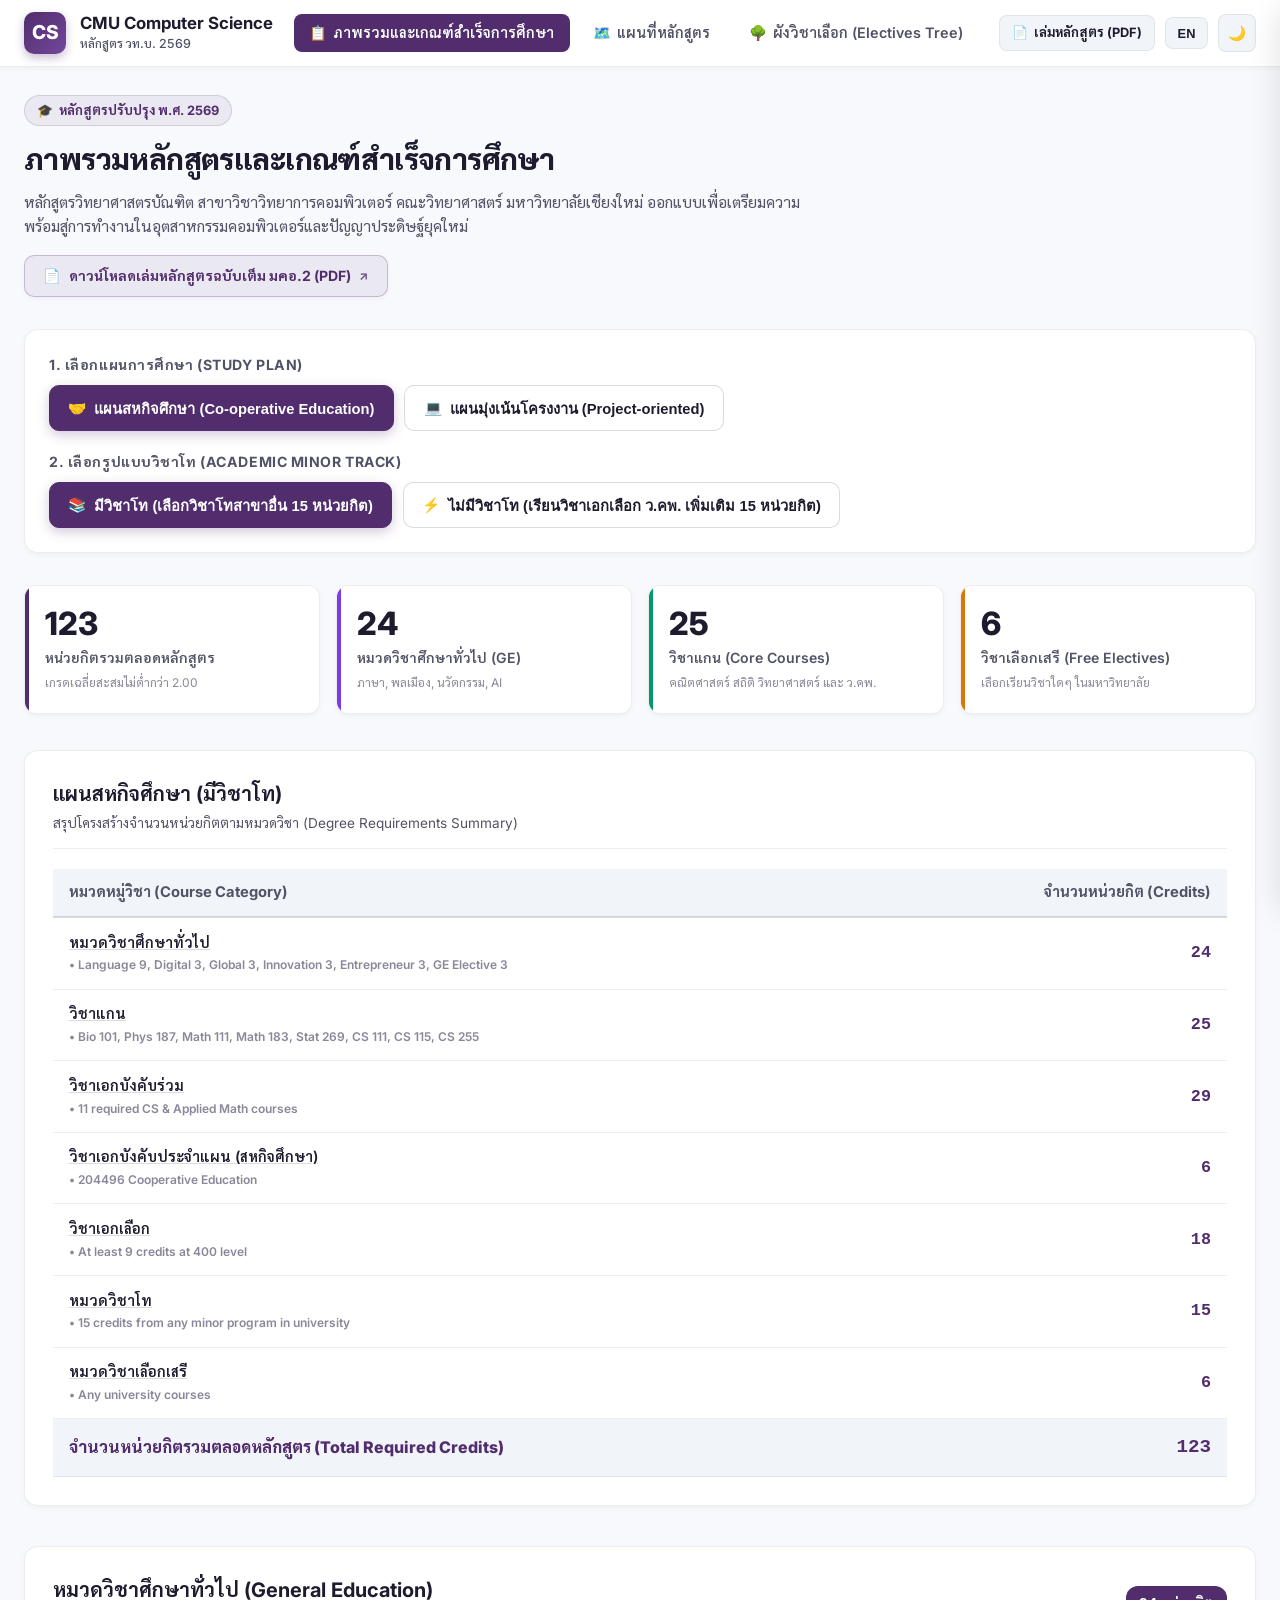
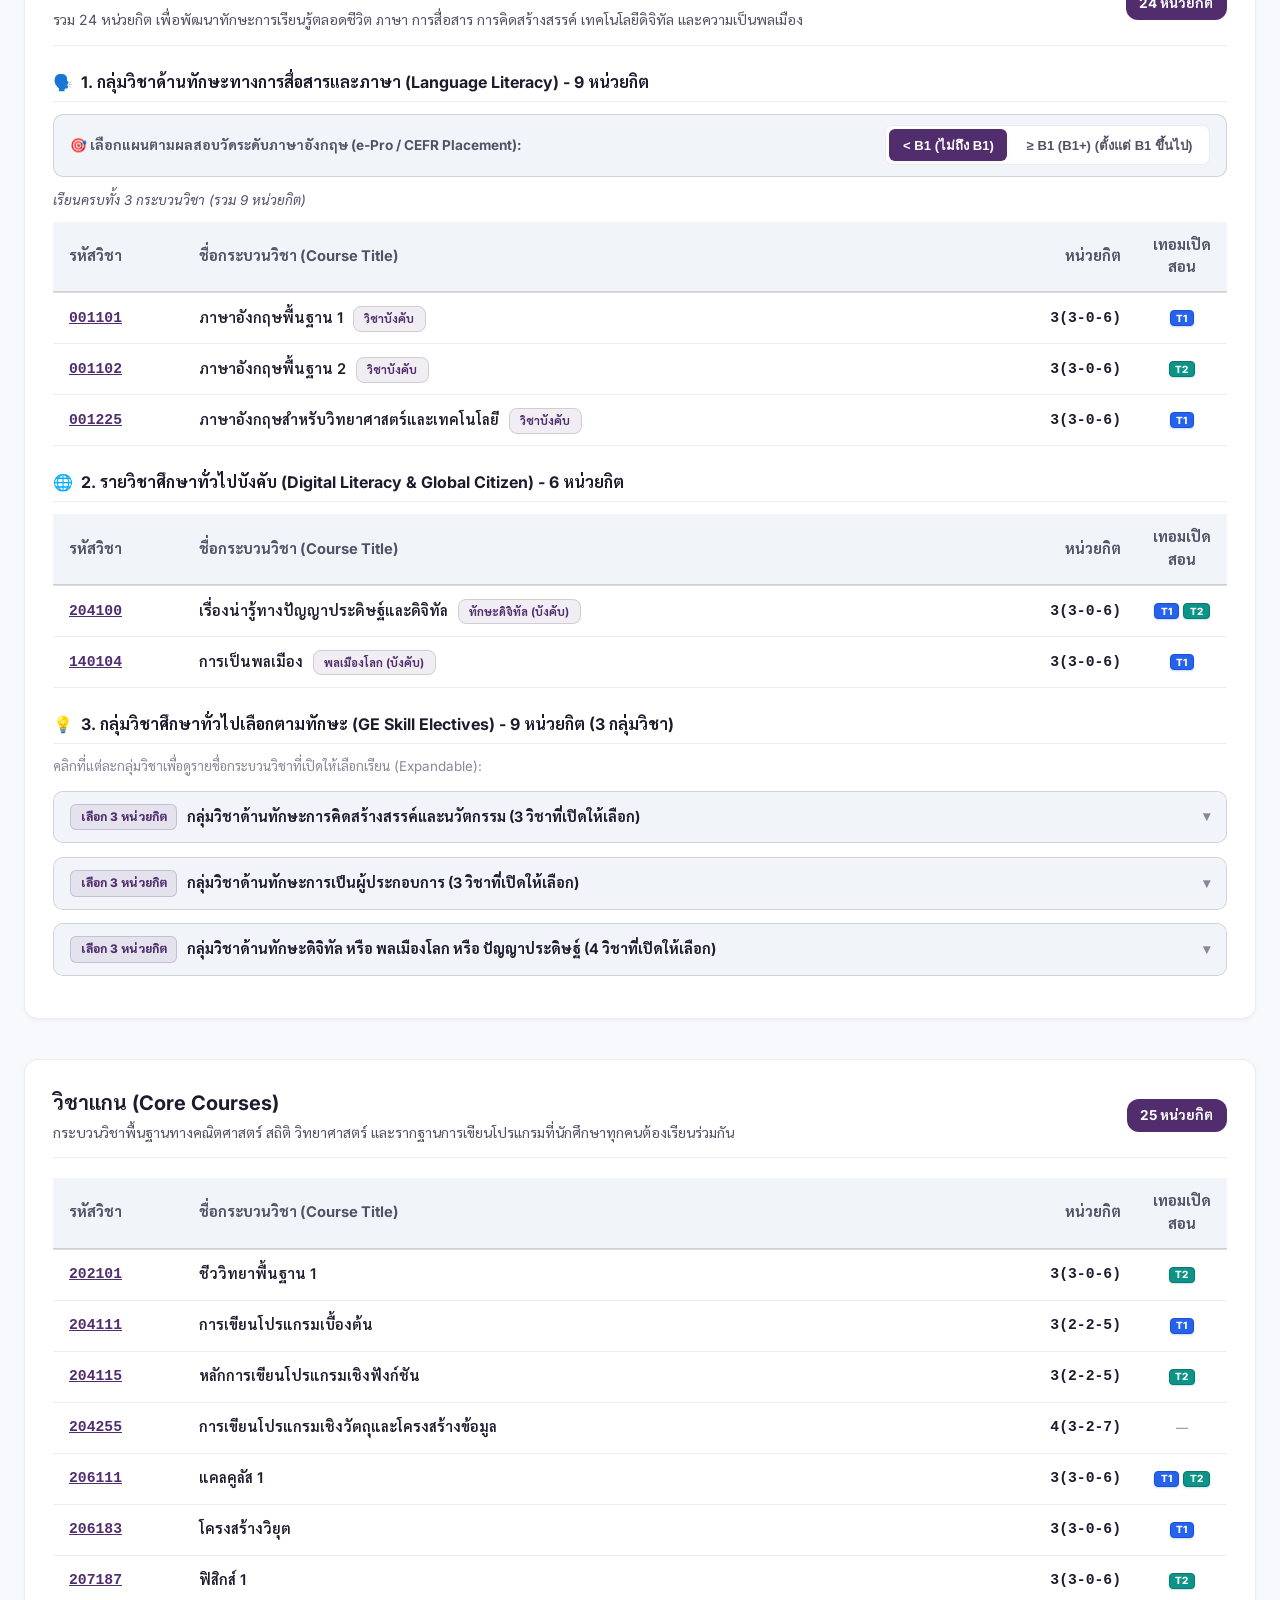
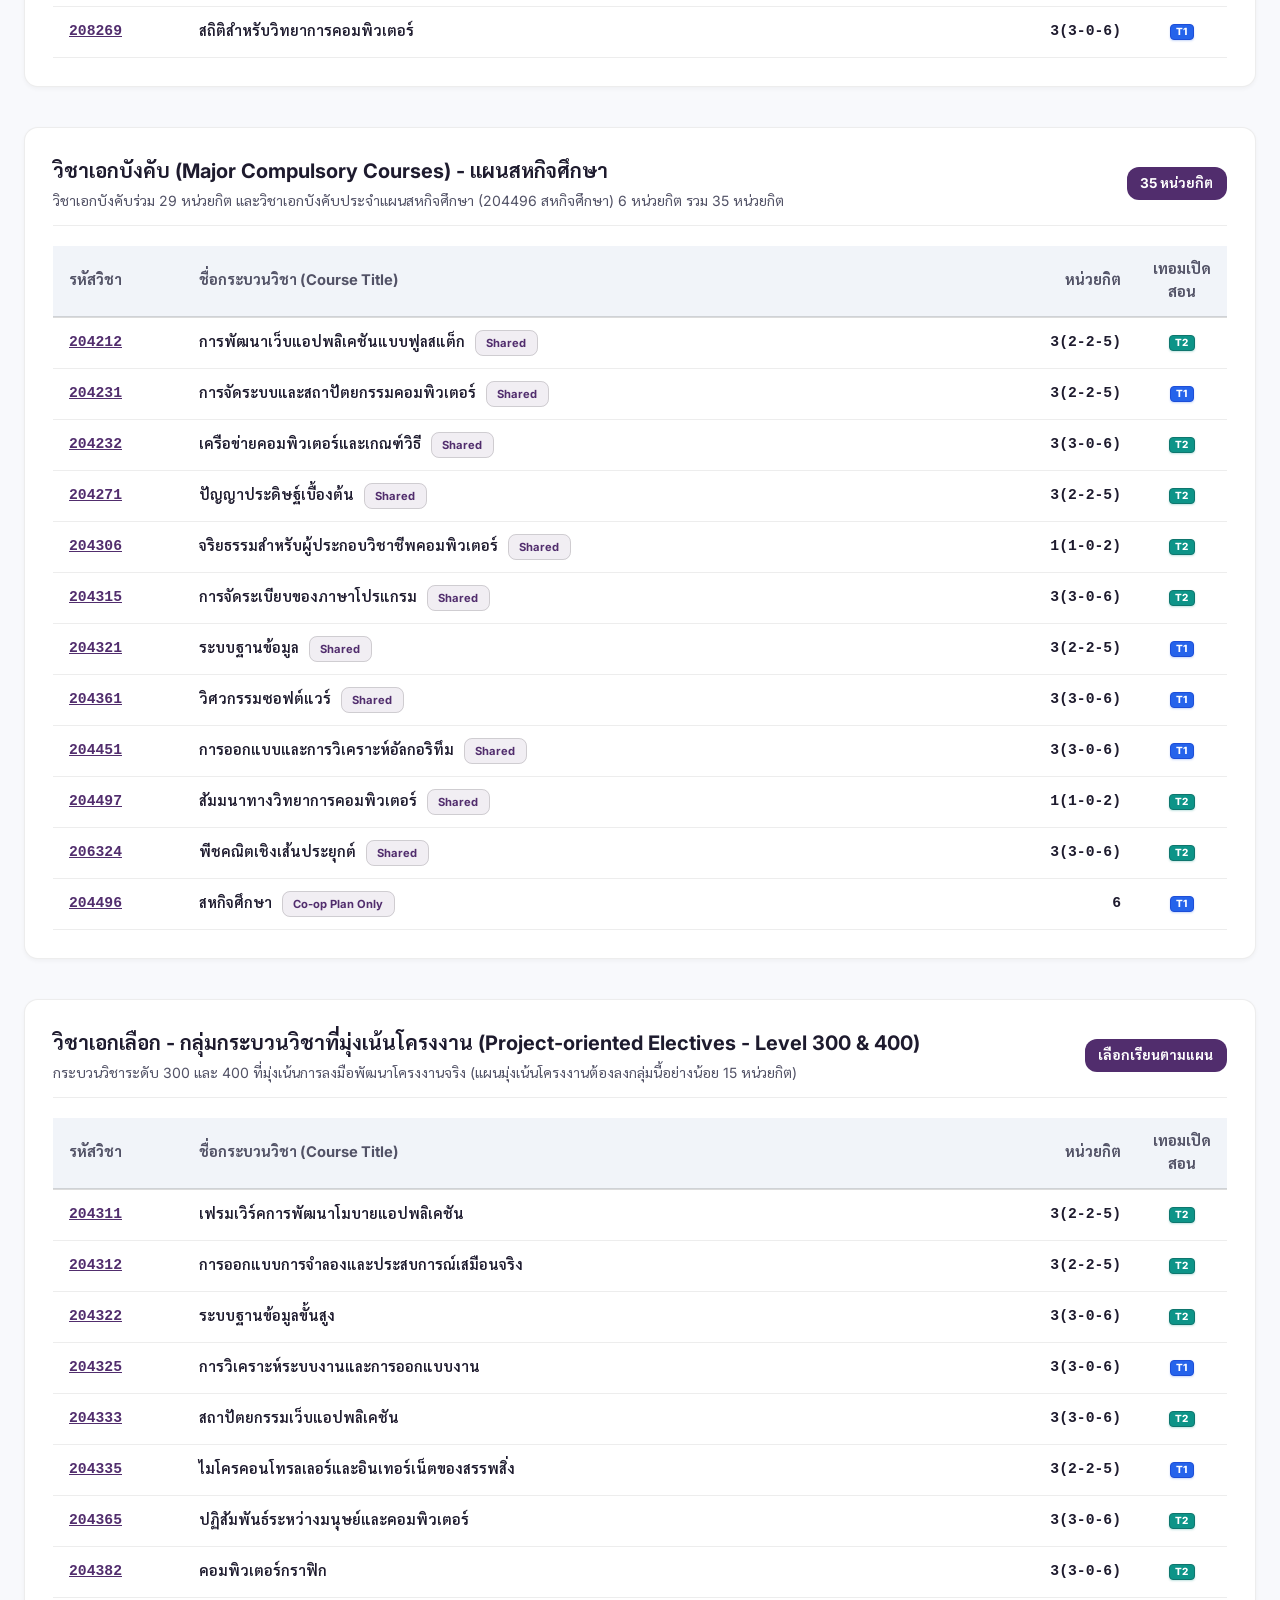
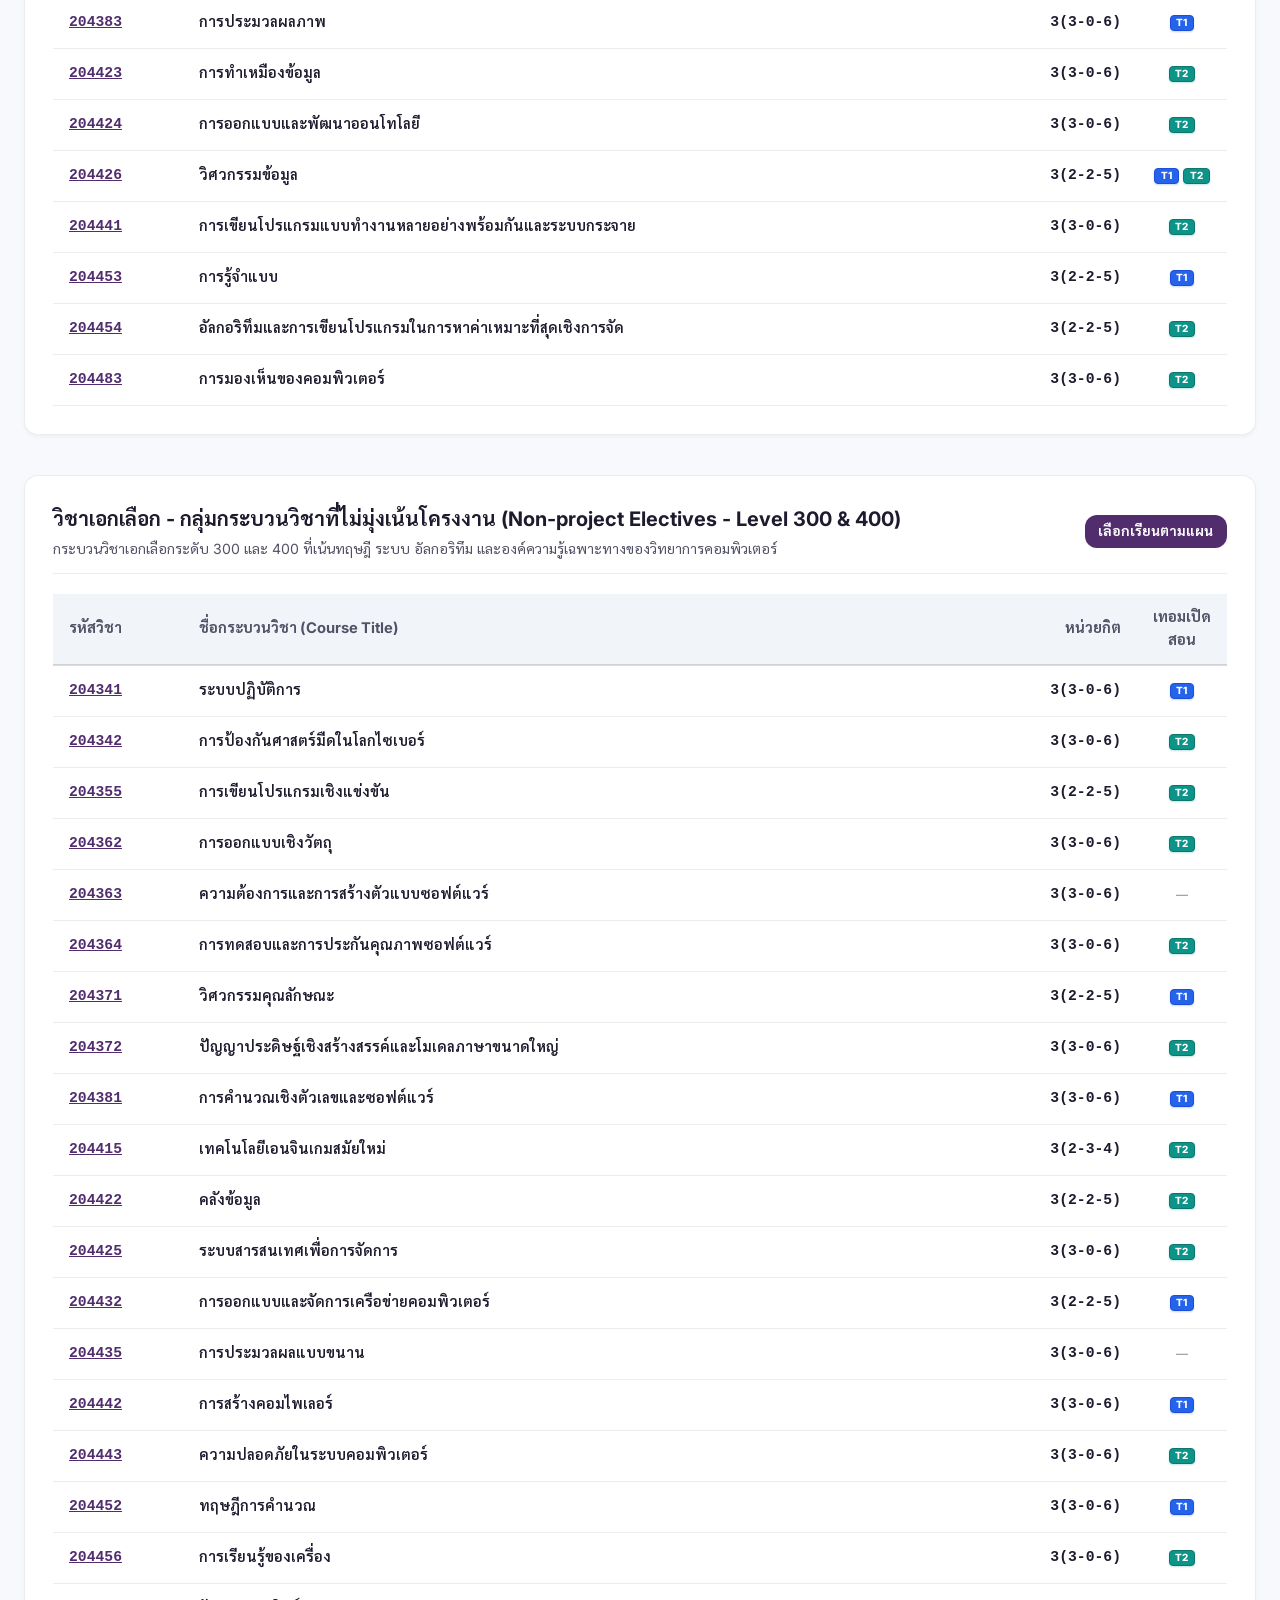
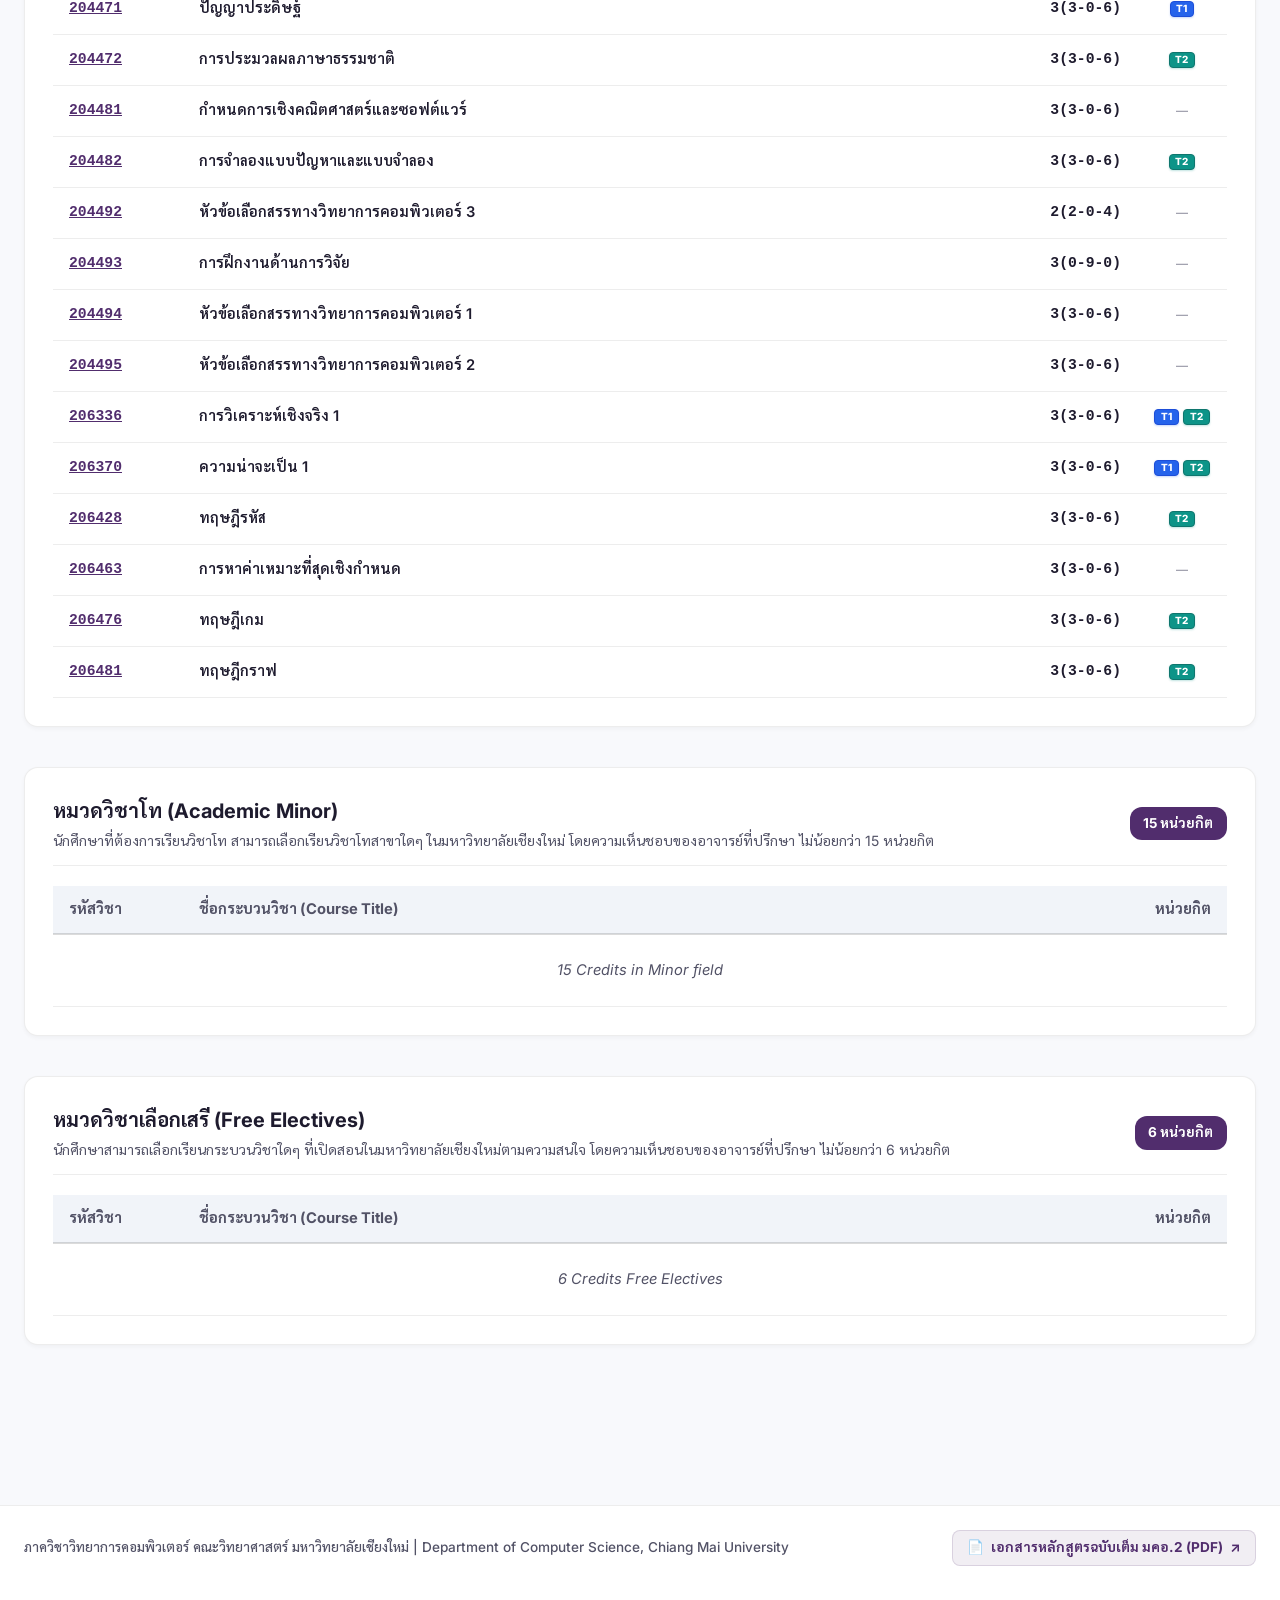
<file: index.html>
<!DOCTYPE html>
<html lang="th">
<head>
  <meta charset="UTF-8">
  <meta name="viewport" content="width=device-width, initial-scale=1.0">
  <title>Overview & Graduation Requirements - CMU CS Curriculum 2569</title>
  <link rel="preconnect" href="https://fonts.googleapis.com">
  <link rel="preconnect" href="https://fonts.gstatic.com" crossorigin>
  <link href="https://fonts.googleapis.com/css2?family=Inter:wght@400;500;600;700;800&family=Sarabun:wght@400;500;600;700&display=swap" rel="stylesheet">
  <link rel="stylesheet" href="css/styles.css">
</head>
<body>

  <!-- Shared Top Navigation Header -->
  <header class="site-header">
    <div class="nav-container">
      <a href="index.html" class="brand-link">
        <div class="brand-badge">CS</div>
        <div class="brand-titles">
          <span class="brand-title">CMU Computer Science</span>
          <span class="brand-sub" data-th="หลักสูตร วท.บ. 2569" data-en="B.S. Curriculum 2026">หลักสูตร วท.บ. 2569</span>
        </div>
      </a>

      <nav>
        <ul class="nav-links">
          <li>
            <a href="index.html" class="nav-link">
              <span>📋</span>
              <span data-th="ภาพรวมและเกณฑ์สำเร็จการศึกษา" data-en="Overview & Requirements">ภาพรวมและเกณฑ์สำเร็จการศึกษา</span>
            </a>
          </li>
          <li>
            <a href="map.html" class="nav-link">
              <span>🗺️</span>
              <span data-th="แผนที่หลักสูตร" data-en="Curriculum Map">แผนที่หลักสูตร</span>
            </a>
          </li>
          <li>
            <a href="tree.html" class="nav-link">
              <span>🌳</span>
              <span data-th="ผังวิชาเลือก (Electives Tree)" data-en="CS Electives Tree">ผังวิชาเลือก (Electives Tree)</span>
            </a>
          </li>
        </ul>
      </nav>

      <div class="header-actions">
        <a href="https://epg.science.cmu.ac.th/acad/LFILE/WEBSCI/BS_COMP_2569_12569.pdf" target="_blank" rel="noopener noreferrer" class="btn-pdf-link" title="เอกสารหลักสูตรฉบับเต็ม มคอ.2 (Full Curriculum PDF)">
          <span>📄</span>
          <span class="btn-pdf-text" data-th="เล่มหลักสูตร (PDF)" data-en="Curriculum (PDF)">เล่มหลักสูตร (PDF)</span>
        </a>
        <button id="lang-toggle-btn" class="lang-btn" title="Toggle Language">EN</button>
        <button id="theme-toggle-btn" class="btn-icon" title="Toggle Dark/Light Mode">🌙</button>
      </div>
    </div>
  </header>

  <!-- Page Main Container -->
  <main class="page-container">
    <!-- Hero Header -->
    <section class="page-header">
      <div class="page-badge">
        <span>🎓</span>
        <span data-th="หลักสูตรปรับปรุง พ.ศ. 2569" data-en="Revised Curriculum 2026 (OBE2)">หลักสูตรปรับปรุง พ.ศ. 2569</span>
      </div>
      <h1 class="page-title" data-th="ภาพรวมหลักสูตรและเกณฑ์สำเร็จการศึกษา" data-en="Overview & Graduation Requirements">ภาพรวมหลักสูตรและเกณฑ์สำเร็จการศึกษา</h1>
      <p class="page-subtitle" data-th="หลักสูตรวิทยาศาสตรบัณฑิต สาขาวิชาวิทยาการคอมพิวเตอร์ คณะวิทยาศาสตร์ มหาวิทยาลัยเชียงใหม่ ออกแบบเพื่อเตรียมความพร้อมสู่การทำงานในอุตสาหกรรมคอมพิวเตอร์และปัญญาประดิษฐ์ยุคใหม่" data-en="Bachelor of Science in Computer Science, Chiang Mai University. Rigorously designed to equip students with modern AI, software engineering, systems, and foundational computing skills.">
        หลักสูตรวิทยาศาสตรบัณฑิต สาขาวิชาวิทยาการคอมพิวเตอร์ คณะวิทยาศาสตร์ มหาวิทยาลัยเชียงใหม่ ออกแบบเพื่อเตรียมความพร้อมสู่การทำงานในอุตสาหกรรมคอมพิวเตอร์และปัญญาประดิษฐ์ยุคใหม่
      </p>
      <div style="margin-top: 1rem;">
        <a href="https://epg.science.cmu.ac.th/acad/LFILE/WEBSCI/BS_COMP_2569_12569.pdf" target="_blank" rel="noopener noreferrer" class="hero-pdf-btn">
          <span>📄</span>
          <span data-th="ดาวน์โหลดเล่มหลักสูตรฉบับเต็ม มคอ.2 (PDF)" data-en="Download Full Curriculum Document (PDF)">ดาวน์โหลดเล่มหลักสูตรฉบับเต็ม มคอ.2 (PDF)</span>
          <span style="font-size:0.75rem; opacity:0.8;">↗</span>
        </a>
      </div>
    </section>

    <!-- Interactive Track Switcher Card -->
    <section class="track-switcher-card">
      <div class="switcher-group">
        <span class="switcher-label" data-th="1. เลือกแผนการศึกษา (Study Plan)" data-en="1. Select Study Plan">1. เลือกแผนการศึกษา (Study Plan)</span>
        <div class="switcher-options">
          <button class="track-btn plan-toggle-btn active" data-plan="coop">
            <span>🤝</span>
            <span data-th="แผนสหกิจศึกษา (Co-operative Education)" data-en="Co-operative Education Plan">แผนสหกิจศึกษา (Co-operative Education)</span>
          </button>
          <button class="track-btn plan-toggle-btn" data-plan="project">
            <span>💻</span>
            <span data-th="แผนมุ่งเน้นโครงงาน (Project-oriented)" data-en="Project-oriented Plan">แผนมุ่งเน้นโครงงาน (Project-oriented)</span>
          </button>
        </div>
      </div>

      <div class="switcher-group" style="margin-bottom:0;">
        <span class="switcher-label" data-th="2. เลือกรูปแบบวิชาโท (Academic Minor Track)" data-en="2. Select Academic Minor Track">2. เลือกรูปแบบวิชาโท (Academic Minor Track)</span>
        <div class="switcher-options">
          <button class="track-btn minor-toggle-btn active" data-minor="minor">
            <span>📚</span>
            <span data-th="มีวิชาโท (เลือกวิชาโทสาขาอื่น 15 หน่วยกิต)" data-en="With Minor (15 cr from another department)">มีวิชาโท (เลือกวิชาโทสาขาอื่น 15 หน่วยกิต)</span>
          </button>
          <button class="track-btn minor-toggle-btn" data-minor="no_minor">
            <span>⚡</span>
            <span data-th="ไม่มีวิชาโท (เรียนวิชาเอกเลือก ว.คพ. เพิ่มเติม 15 หน่วยกิต)" data-en="No Minor (15 cr additional CS Electives)">ไม่มีวิชาโท (เรียนวิชาเอกเลือก ว.คพ. เพิ่มเติม 15 หน่วยกิต)</span>
          </button>
        </div>
      </div>
    </section>

    <!-- Graduation Requirements Dashboard -->
    <section class="req-stats-grid">
      <div class="stat-card stat-total">
        <div class="stat-value" id="stat-total-credits">123</div>
        <div class="stat-label" data-th="หน่วยกิตรวมตลอดหลักสูตร" data-en="Total Required Credits">หน่วยกิตรวมตลอดหลักสูตร</div>
        <div class="stat-sub" data-th="เกรดเฉลี่ยสะสมไม่ต่ำกว่า 2.00" data-en="Minimum Cumulative GPA 2.00">เกรดเฉลี่ยสะสมไม่ต่ำกว่า 2.00</div>
      </div>
      <div class="stat-card stat-compulsory">
        <div class="stat-value" id="stat-ge-credits">24</div>
        <div class="stat-label" data-th="หมวดวิชาศึกษาทั่วไป (GE)" data-en="General Education (GE)">หมวดวิชาศึกษาทั่วไป (GE)</div>
        <div class="stat-sub" data-th="ภาษา, พลเมือง, นวัตกรรม, AI" data-en="Language, Global Citizen, Innovation, AI">ภาษา, พลเมือง, นวัตกรรม, AI</div>
      </div>
      <div class="stat-card stat-elective">
        <div class="stat-value" id="stat-core-credits">25</div>
        <div class="stat-label" data-th="วิชาแกน (Core Courses)" data-en="Core Courses">วิชาแกน (Core Courses)</div>
        <div class="stat-sub" data-th="คณิตศาสตร์ สถิติ วิทยาศาสตร์ และ ว.คพ." data-en="Math, Statistics, Science & CS Foundation">คณิตศาสตร์ สถิติ วิทยาศาสตร์ และ ว.คพ.</div>
      </div>
      <div class="stat-card stat-minor">
        <div class="stat-value">6</div>
        <div class="stat-label" data-th="วิชาเลือกเสรี (Free Electives)" data-en="Free Electives">วิชาเลือกเสรี (Free Electives)</div>
        <div class="stat-sub" data-th="เลือกเรียนวิชาใดๆ ในมหาวิทยาลัย" data-en="Any university courses">เลือกเรียนวิชาใดๆ ในมหาวิทยาลัย</div>
      </div>
    </section>

    <!-- Degree Requirements Summary Table (UIUC Style) -->
    <section class="section-block">
      <div class="section-title-wrap">
        <div>
          <h2 class="section-title" id="selected-plan-title">แผนสหกิจศึกษา (มีวิชาโท)</h2>
          <span style="font-size:0.85rem; color:var(--text-secondary);" data-th="สรุปโครงสร้างจำนวนหน่วยกิตตามหมวดวิชา (Degree Requirements Summary)" data-en="Degree Requirements Summary by Category">
            สรุปโครงสร้างจำนวนหน่วยกิตตามหมวดวิชา (Degree Requirements Summary)
          </span>
        </div>
      </div>
      <div style="overflow-x:auto;">
        <table class="custom-table">
          <thead>
            <tr>
              <th data-th="หมวดหมู่วิชา (Course Category)" data-en="Course Category">หมวดหมู่วิชา (Course Category)</th>
              <th style="text-align:right;" data-th="จำนวนหน่วยกิต (Credits)" data-en="Required Credits">จำนวนหน่วยกิต (Credits)</th>
            </tr>
          </thead>
          <tbody id="categories-table-body">
            <!-- Populated dynamically by overview.js -->
          </tbody>
        </table>
      </div>
    </section>

    <!-- Detailed Requirements by Category (Individual Course Tables) -->
    <div id="category-tables-container">
      <!-- Populated dynamically by overview.js -->
    </div>
  </main>

  <!-- Site Footer -->
  <footer class="site-footer">
    <div class="footer-container">
      <div class="footer-text">
        <span>ภาควิชาวิทยาการคอมพิวเตอร์ คณะวิทยาศาสตร์ มหาวิทยาลัยเชียงใหม่ | Department of Computer Science, Chiang Mai University</span>
      </div>
      <div class="footer-links">
        <a href="https://epg.science.cmu.ac.th/acad/LFILE/WEBSCI/BS_COMP_2569_12569.pdf" target="_blank" rel="noopener noreferrer" class="footer-pdf-link">
          <span>📄</span>
          <span data-th="เอกสารหลักสูตรฉบับเต็ม มคอ.2 (PDF)" data-en="Full Curriculum Document (PDF)">เอกสารหลักสูตรฉบับเต็ม มคอ.2 (PDF)</span>
          <span>↗</span>
        </a>
      </div>
    </div>
  </footer>

  <!-- Inspector Slide-Out Drawer & Backdrop -->
  <div id="drawer-backdrop" class="drawer-backdrop"></div>
  <aside id="course-drawer" class="course-drawer" aria-hidden="true">
    <div class="drawer-header">
      <div>
        <div id="drawer-course-id" class="drawer-code-badge">204111</div>
        <div id="drawer-category-pill" class="meta-pill" style="display:inline-block;">วิชาแกน</div>
      </div>
      <button id="drawer-close-btn" class="drawer-close-btn" aria-label="Close">&times;</button>
    </div>

    <div class="drawer-body">
      <div>
        <h3 id="drawer-course-th" class="drawer-title-th">การเขียนโปรแกรมเบื้องต้น</h3>
        <div id="drawer-course-en" class="drawer-title-en">Fundamentals of Programming</div>
      </div>

      <div class="drawer-meta-badges">
        <span id="drawer-credits-pill" class="meta-pill">3(2-2-5)</span>
        <span id="drawer-terms-pill" class="meta-pill offered-both">เปิดสอน: ภาคการศึกษา 1 และ 2 (ปี 2569)</span>
      </div>

      <div class="drawer-section">
        <span class="drawer-section-title" data-th="เงื่อนไขที่ต้องผ่านก่อน (Official Prerequisite - MIS CMU)" data-en="Official Prerequisite (MIS CMU)">เงื่อนไขที่ต้องผ่านก่อน (Official Prerequisite - MIS CMU)</span>
        <div class="drawer-box prereq-box">
          <div id="drawer-prereq-str" style="font-weight:600; color:var(--text-primary);">None</div>
          <div id="drawer-prereqs-tags" class="drawer-courses-taglist"></div>
        </div>
      </div>

      <div class="drawer-section">
        <span class="drawer-section-title" data-th="วิชาที่ต้องเรียนวิชานี้ก่อน (Post-requisites)" data-en="Dependent Post-requisites">วิชาที่ต้องเรียนวิชานี้ก่อน (Post-requisites)</span>
        <div id="drawer-postreqs-tags" class="drawer-courses-taglist"></div>
      </div>

      <div class="drawer-section">
        <span class="drawer-section-title" data-th="คำอธิบายลักษณะกระบวนวิชา (ภาษาไทย)" data-en="Course Description (Thai)">คำอธิบายลักษณะกระบวนวิชา (ภาษาไทย)</span>
        <div id="drawer-desc-th" class="drawer-box" style="font-size:0.88rem; color:var(--text-secondary);"></div>
      </div>

      <div class="drawer-section">
        <span class="drawer-section-title" data-th="Course Description (English)" data-en="Course Description (English)">Course Description (English)</span>
        <div id="drawer-desc-en" class="drawer-box" style="font-size:0.88rem; color:var(--text-secondary);"></div>
      </div>
    </div>
  </aside>

  <script src="data/curriculum69_data.js"></script>
  <script src="js/common.js"></script>
  <script src="js/overview.js"></script>
</body>
</html>
</file>
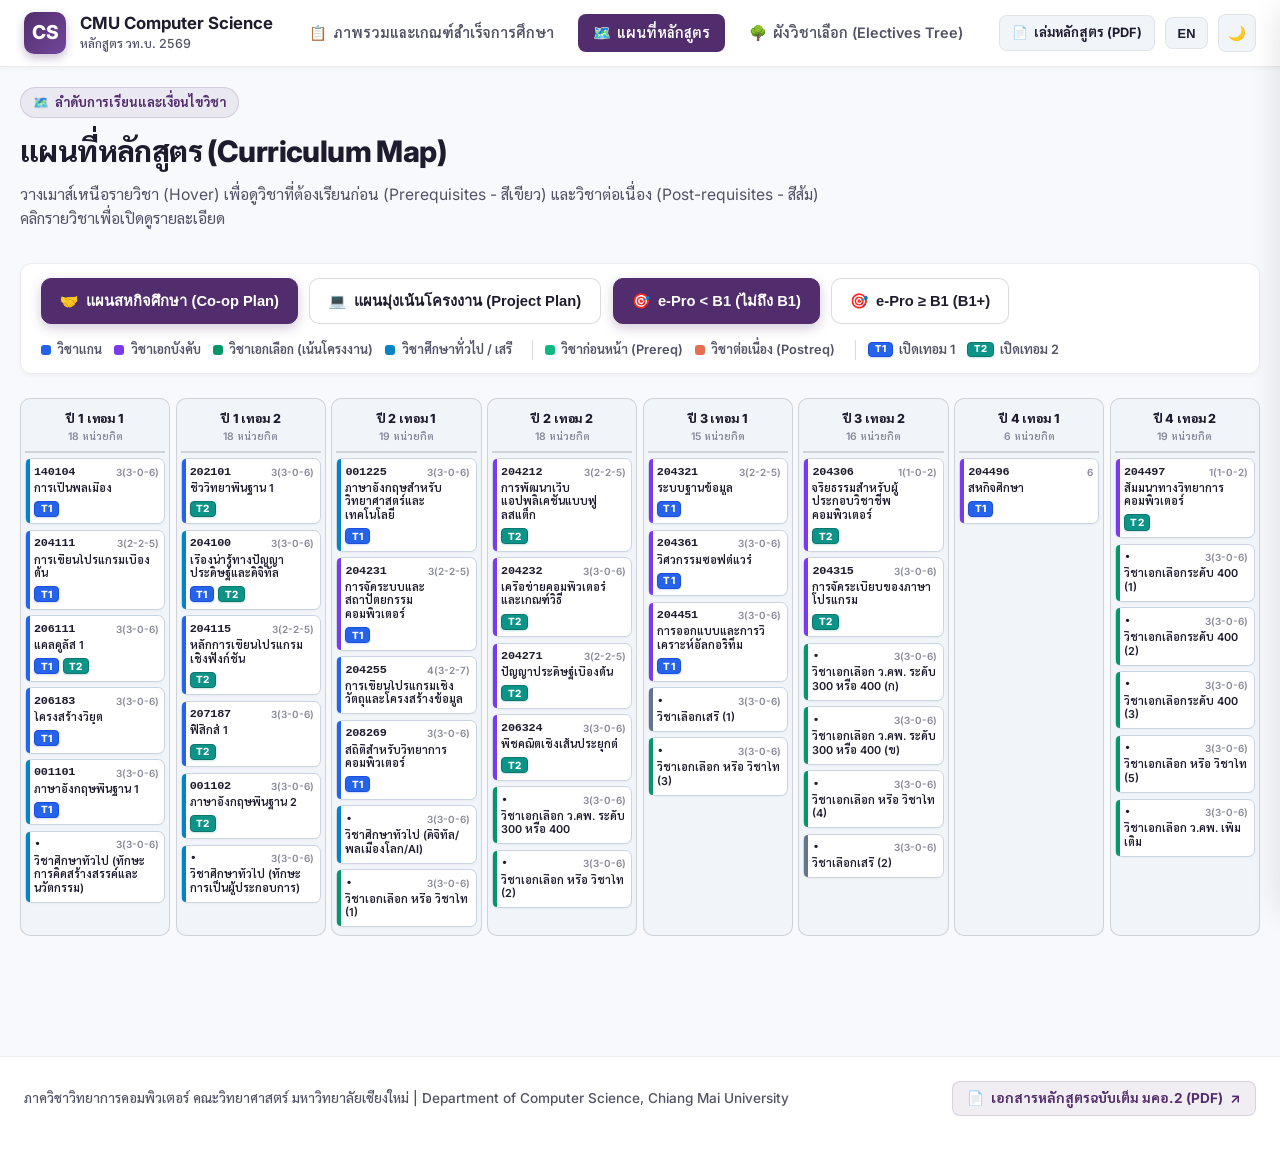
<file: map.html>
<!DOCTYPE html>
<html lang="th">
<head>
  <meta charset="UTF-8">
  <meta name="viewport" content="width=device-width, initial-scale=1.0">
  <title>Curriculum Map - CMU CS Curriculum 2569</title>
  <link rel="preconnect" href="https://fonts.googleapis.com">
  <link rel="preconnect" href="https://fonts.gstatic.com" crossorigin>
  <link href="https://fonts.googleapis.com/css2?family=Inter:wght@400;500;600;700;800&family=Sarabun:wght@400;500;600;700&display=swap" rel="stylesheet">
  <link rel="stylesheet" href="css/styles.css">
</head>
<body>

  <!-- Shared Top Navigation Header -->
  <header class="site-header">
    <div class="nav-container">
      <a href="index.html" class="brand-link">
        <div class="brand-badge">CS</div>
        <div class="brand-titles">
          <span class="brand-title">CMU Computer Science</span>
          <span class="brand-sub" data-th="หลักสูตร วท.บ. 2569" data-en="B.S. Curriculum 2026">หลักสูตร วท.บ. 2569</span>
        </div>
      </a>

      <nav>
        <ul class="nav-links">
          <li>
            <a href="index.html" class="nav-link">
              <span>📋</span>
              <span data-th="ภาพรวมและเกณฑ์สำเร็จการศึกษา" data-en="Overview & Requirements">ภาพรวมและเกณฑ์สำเร็จการศึกษา</span>
            </a>
          </li>
          <li>
            <a href="map.html" class="nav-link">
              <span>🗺️</span>
              <span data-th="แผนที่หลักสูตร" data-en="Curriculum Map">แผนที่หลักสูตร</span>
            </a>
          </li>
          <li>
            <a href="tree.html" class="nav-link">
              <span>🌳</span>
              <span data-th="ผังวิชาเลือก (Electives Tree)" data-en="CS Electives Tree">ผังวิชาเลือก (Electives Tree)</span>
            </a>
          </li>
        </ul>
      </nav>

      <div class="header-actions">
        <a href="https://epg.science.cmu.ac.th/acad/LFILE/WEBSCI/BS_COMP_2569_12569.pdf" target="_blank" rel="noopener noreferrer" class="btn-pdf-link" title="เอกสารหลักสูตรฉบับเต็ม มคอ.2 (Full Curriculum PDF)">
          <span>📄</span>
          <span class="btn-pdf-text" data-th="เล่มหลักสูตร (PDF)" data-en="Curriculum (PDF)">เล่มหลักสูตร (PDF)</span>
        </a>
        <button id="lang-toggle-btn" class="lang-btn" title="Toggle Language">EN</button>
        <button id="theme-toggle-btn" class="btn-icon" title="Toggle Dark/Light Mode">🌙</button>
      </div>
    </div>
  </header>

  <!-- Main Page Container -->
  <main class="page-container page-container-map">
    <section class="page-header">
      <div class="page-badge">
        <span>🗺️</span>
        <span data-th="ลำดับการเรียนและเงื่อนไขวิชา" data-en="Sequencing & Dependency Map">ลำดับการเรียนและเงื่อนไขวิชา</span>
      </div>
      <h1 class="page-title" data-th="แผนที่หลักสูตร (Curriculum Map)" data-en="Curriculum Map">แผนที่หลักสูตร (Curriculum Map)</h1>
      <p class="page-subtitle" data-th="วางเมาส์เหนือรายวิชา (Hover) เพื่อดูวิชาที่ต้องเรียนก่อน (Prerequisites - สีเขียว) และวิชาต่อเนื่อง (Post-requisites - สีส้ม) คลิกรายวิชาเพื่อเปิดดูรายละเอียด" data-en="Hover over any course card to reveal its prerequisites (green) and dependent post-requisites (orange). Click any card to open the inspector panel.">
        วางเมาส์เหนือรายวิชา (Hover) เพื่อดูวิชาที่ต้องเรียนก่อน (Prerequisites - สีเขียว) และวิชาต่อเนื่อง (Post-requisites - สีส้ม) คลิกรายวิชาเพื่อเปิดดูรายละเอียด
      </p>
    </section>

    <!-- Controls & Legend Bar -->
    <section class="map-controls-bar">
      <!-- Plan Selector & English Score Selector -->
      <div class="map-switchers-group">
        <div class="switcher-options">
          <button class="track-btn map-plan-btn active" data-plan="coop">
            <span>🤝</span>
            <span data-th="แผนสหกิจศึกษา (Co-op Plan)" data-en="Co-operative Education">แผนสหกิจศึกษา (Co-op Plan)</span>
          </button>
          <button class="track-btn map-plan-btn" data-plan="project">
            <span>💻</span>
            <span data-th="แผนมุ่งเน้นโครงงาน (Project Plan)" data-en="Project-oriented Plan">แผนมุ่งเน้นโครงงาน (Project Plan)</span>
          </button>
        </div>

        <div class="switcher-options">
          <button class="track-btn map-lang-score-btn active" data-score="below_b1">
            <span>🎯</span>
            <span data-th="e-Pro &lt; B1 (ไม่ถึง B1)" data-en="e-Pro &lt; B1 (Below B1)">e-Pro &lt; B1 (ไม่ถึง B1)</span>
          </button>
          <button class="track-btn map-lang-score-btn" data-score="b1_plus">
            <span>🎯</span>
            <span data-th="e-Pro &ge; B1 (B1+)" data-en="e-Pro &ge; B1 (B1+)">e-Pro &ge; B1 (B1+)</span>
          </button>
        </div>
      </div>

      <!-- Legend -->
      <div class="legend-chips">
        <span class="legend-chip">
          <span class="legend-dot dot-core"></span>
          <span data-th="วิชาแกน" data-en="Core">วิชาแกน</span>
        </span>
        <span class="legend-chip">
          <span class="legend-dot dot-comp"></span>
          <span data-th="วิชาเอกบังคับ" data-en="Compulsory">วิชาเอกบังคับ</span>
        </span>
        <span class="legend-chip">
          <span class="legend-dot dot-pelec"></span>
          <span data-th="วิชาเอกเลือก (เน้นโครงงาน)" data-en="Project Elective">วิชาเอกเลือก (เน้นโครงงาน)</span>
        </span>
        <span class="legend-chip">
          <span class="legend-dot dot-gened"></span>
          <span data-th="วิชาศึกษาทั่วไป / เสรี" data-en="GE / Free">วิชาศึกษาทั่วไป / เสรี</span>
        </span>
        <span class="legend-chip" style="margin-left: 0.5rem; border-left: 1px solid var(--border-medium); padding-left: 0.75rem;">
          <span class="legend-dot dot-prereq"></span>
          <span data-th="วิชาก่อนหน้า (Prereq)" data-en="Prerequisite">วิชาก่อนหน้า (Prereq)</span>
        </span>
        <span class="legend-chip">
          <span class="legend-dot dot-postreq"></span>
          <span data-th="วิชาต่อเนื่อง (Postreq)" data-en="Post-requisite">วิชาต่อเนื่อง (Postreq)</span>
        </span>
        <span class="legend-chip" style="margin-left: 0.5rem; border-left: 1px solid var(--border-medium); padding-left: 0.75rem;">
          <span class="term-pill t1-pill" style="font-size:0.6rem; padding:0.1rem 0.35rem;">T1</span>
          <span data-th="เปิดเทอม 1" data-en="Term 1">เปิดเทอม 1</span>
        </span>
        <span class="legend-chip">
          <span class="term-pill t2-pill" style="font-size:0.6rem; padding:0.1rem 0.35rem;">T2</span>
          <span data-th="เปิดเทอม 2" data-en="Term 2">เปิดเทอม 2</span>
        </span>
      </div>
    </section>

    <!-- Mobile Semester Navigation Tabs -->
    <div class="mobile-sem-tabs">
      <button class="sem-tab-btn active" data-sem="Y1S1">ปี 1 เทอม 1</button>
      <button class="sem-tab-btn" data-sem="Y1S2">ปี 1 เทอม 2</button>
      <button class="sem-tab-btn" data-sem="Y2S1">ปี 2 เทอม 1</button>
      <button class="sem-tab-btn" data-sem="Y2S2">ปี 2 เทอม 2</button>
      <button class="sem-tab-btn" data-sem="Y3S1">ปี 3 เทอม 1</button>
      <button class="sem-tab-btn" data-sem="Y3S2">ปี 3 เทอม 2</button>
      <button class="sem-tab-btn" data-sem="Y4S1">ปี 4 เทอม 1</button>
      <button class="sem-tab-btn" data-sem="Y4S2">ปี 4 เทอม 2</button>
    </div>

    <!-- 8-Column Curriculum Grid -->
    <div class="curriculum-map-wrapper">
      <div class="curriculum-map-grid" id="curriculum-map-grid">
        <!-- Rendered by map.js -->
      </div>
    </div>
  </main>
 
  <!-- Site Footer -->
  <footer class="site-footer">
    <div class="footer-container">
      <div class="footer-text">
        <span>ภาควิชาวิทยาการคอมพิวเตอร์ คณะวิทยาศาสตร์ มหาวิทยาลัยเชียงใหม่ | Department of Computer Science, Chiang Mai University</span>
      </div>
      <div class="footer-links">
        <a href="https://epg.science.cmu.ac.th/acad/LFILE/WEBSCI/BS_COMP_2569_12569.pdf" target="_blank" rel="noopener noreferrer" class="footer-pdf-link">
          <span>📄</span>
          <span data-th="เอกสารหลักสูตรฉบับเต็ม มคอ.2 (PDF)" data-en="Full Curriculum Document (PDF)">เอกสารหลักสูตรฉบับเต็ม มคอ.2 (PDF)</span>
          <span>↗</span>
        </a>
      </div>
    </div>
  </footer>

  <!-- Shared Inspector Drawer & Backdrop -->
  <div id="drawer-backdrop" class="drawer-backdrop"></div>
  <aside id="course-drawer" class="course-drawer" aria-hidden="true">
    <div class="drawer-header">
      <div>
        <div id="drawer-course-id" class="drawer-code-badge">204111</div>
        <div id="drawer-category-pill" class="meta-pill" style="display:inline-block;">วิชาแกน</div>
      </div>
      <button id="drawer-close-btn" class="drawer-close-btn" aria-label="Close">&times;</button>
    </div>

    <div class="drawer-body">
      <div>
        <h3 id="drawer-course-th" class="drawer-title-th">การเขียนโปรแกรมเบื้องต้น</h3>
        <div id="drawer-course-en" class="drawer-title-en">Fundamentals of Programming</div>
      </div>

      <div class="drawer-meta-badges">
        <span id="drawer-credits-pill" class="meta-pill">3(2-2-5)</span>
        <span id="drawer-terms-pill" class="meta-pill offered-both">เปิดสอน: ภาคการศึกษา 1 และ 2 (ปี 2569)</span>
      </div>

      <div class="drawer-section">
        <span class="drawer-section-title" data-th="เงื่อนไขที่ต้องผ่านก่อน (Official Prerequisite - MIS CMU)" data-en="Official Prerequisite (MIS CMU)">เงื่อนไขที่ต้องผ่านก่อน (Official Prerequisite - MIS CMU)</span>
        <div class="drawer-box prereq-box">
          <div id="drawer-prereq-str" style="font-weight:600; color:var(--text-primary);">None</div>
          <div id="drawer-prereqs-tags" class="drawer-courses-taglist"></div>
        </div>
      </div>

      <div class="drawer-section">
        <span class="drawer-section-title" data-th="วิชาที่ต้องเรียนวิชานี้ก่อน (Post-requisites)" data-en="Dependent Post-requisites">วิชาที่ต้องเรียนวิชานี้ก่อน (Post-requisites)</span>
        <div id="drawer-postreqs-tags" class="drawer-courses-taglist"></div>
      </div>

      <div class="drawer-section">
        <span class="drawer-section-title" data-th="คำอธิบายลักษณะกระบวนวิชา (ภาษาไทย)" data-en="Course Description (Thai)">คำอธิบายลักษณะกระบวนวิชา (ภาษาไทย)</span>
        <div id="drawer-desc-th" class="drawer-box" style="font-size:0.88rem; color:var(--text-secondary);"></div>
      </div>

      <div class="drawer-section">
        <span class="drawer-section-title" data-th="Course Description (English)" data-en="Course Description (English)">Course Description (English)</span>
        <div id="drawer-desc-en" class="drawer-box" style="font-size:0.88rem; color:var(--text-secondary);"></div>
      </div>
    </div>
  </aside>

  <script src="data/curriculum69_data.js"></script>
  <script src="js/common.js"></script>
  <script src="js/map.js"></script>
</body>
</html>
</file>
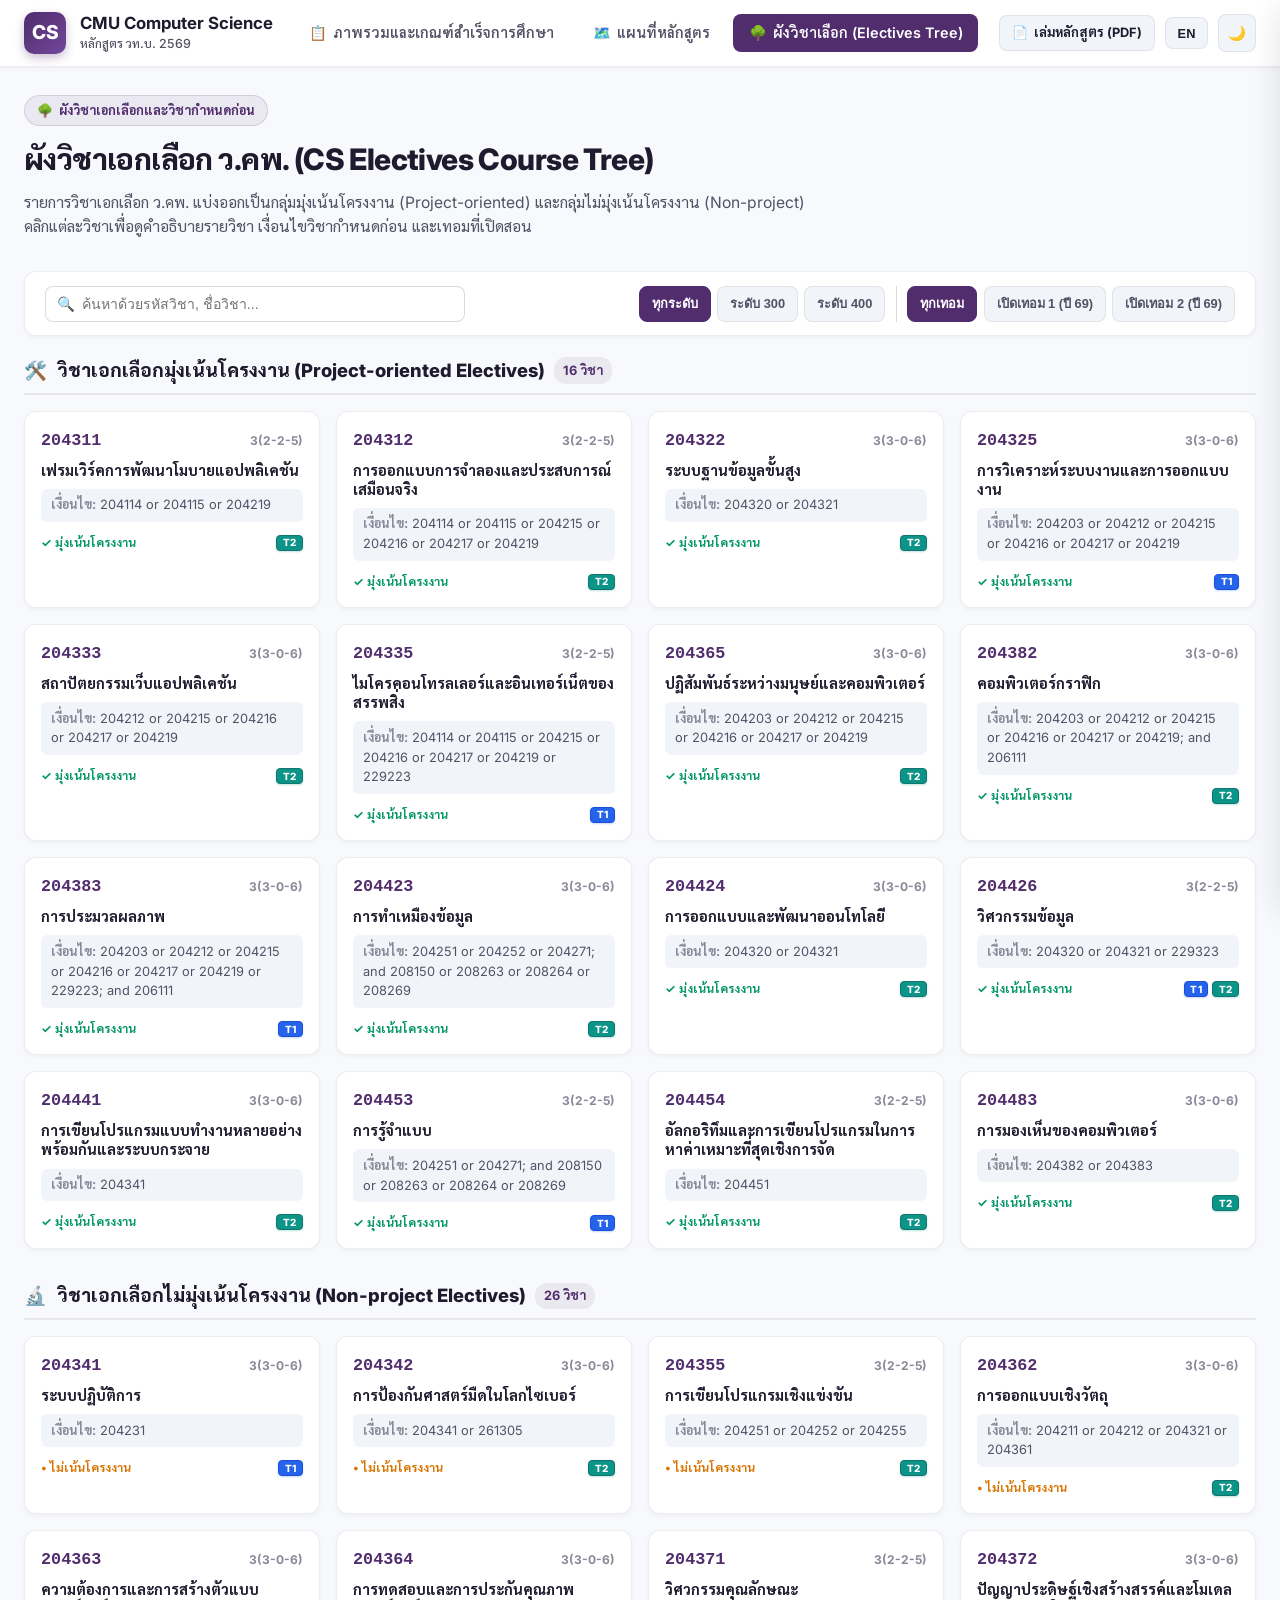
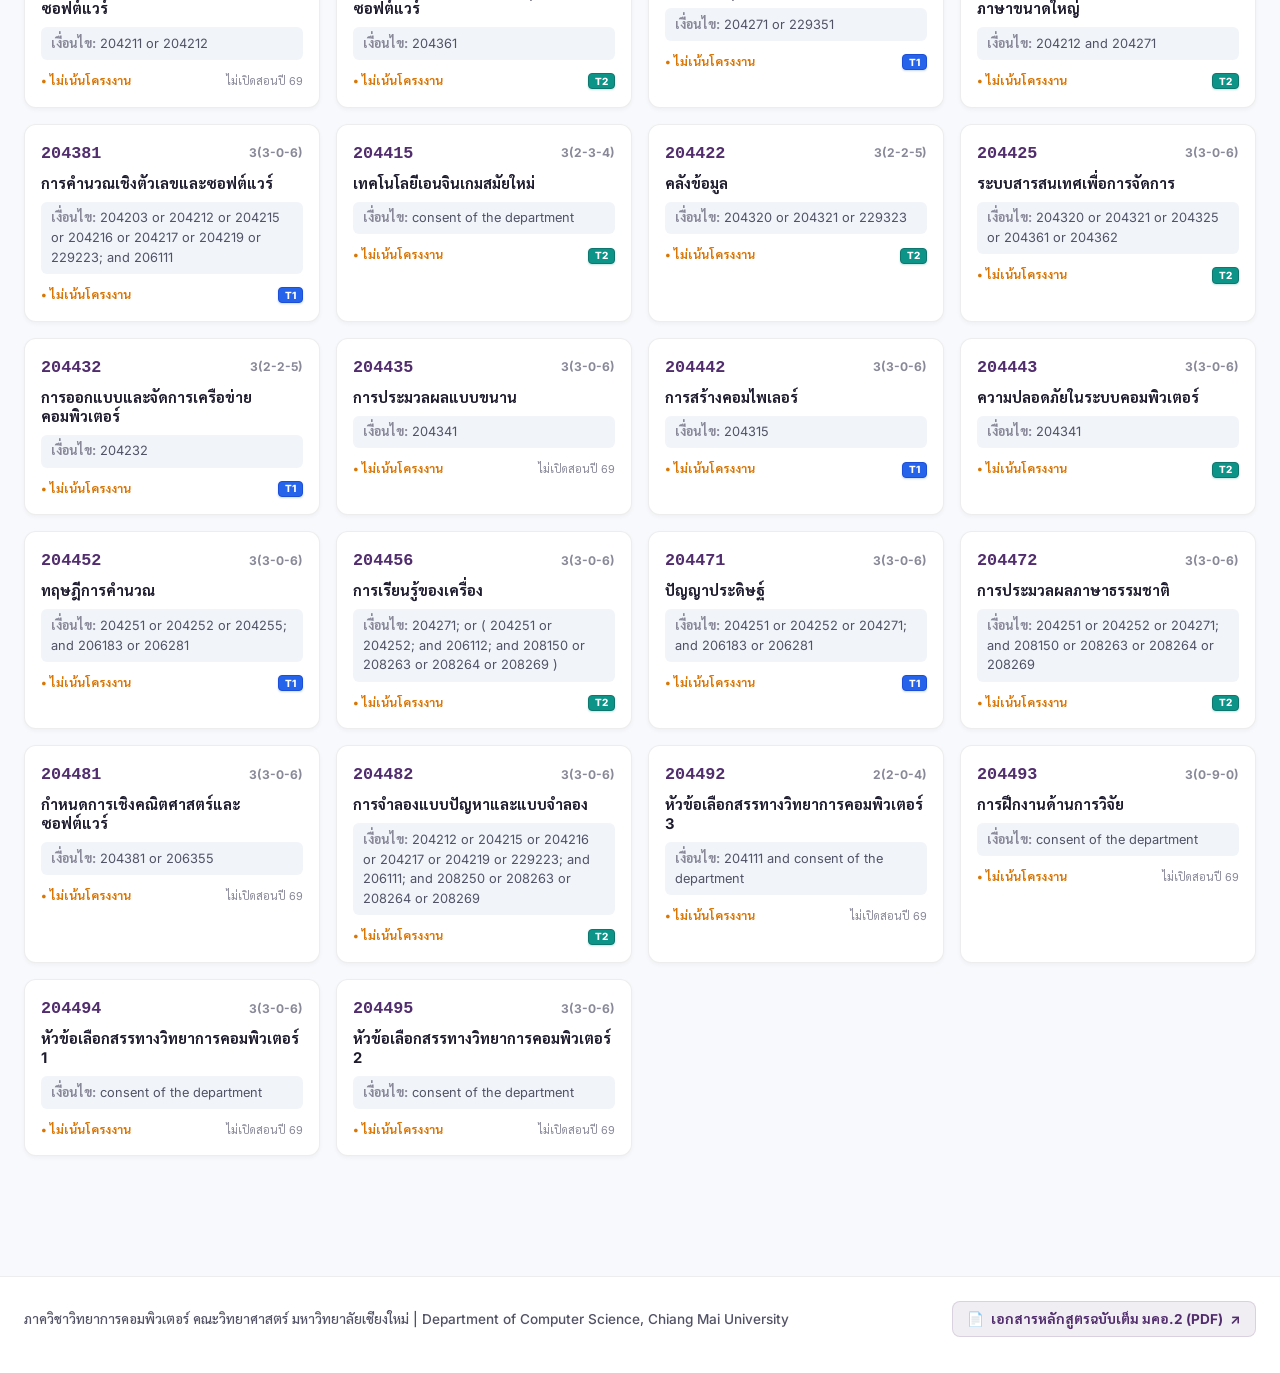
<file: tree.html>
<!DOCTYPE html>
<html lang="th">
<head>
  <meta charset="UTF-8">
  <meta name="viewport" content="width=device-width, initial-scale=1.0">
  <title>CS Electives Course Tree - CMU CS Curriculum 2569</title>
  <link rel="preconnect" href="https://fonts.googleapis.com">
  <link rel="preconnect" href="https://fonts.gstatic.com" crossorigin>
  <link href="https://fonts.googleapis.com/css2?family=Inter:wght@400;500;600;700;800&family=Sarabun:wght@400;500;600;700&display=swap" rel="stylesheet">
  <link rel="stylesheet" href="css/styles.css">
</head>
<body>

  <!-- Shared Top Navigation Header -->
  <header class="site-header">
    <div class="nav-container">
      <a href="index.html" class="brand-link">
        <div class="brand-badge">CS</div>
        <div class="brand-titles">
          <span class="brand-title">CMU Computer Science</span>
          <span class="brand-sub" data-th="หลักสูตร วท.บ. 2569" data-en="B.S. Curriculum 2026">หลักสูตร วท.บ. 2569</span>
        </div>
      </a>

      <nav>
        <ul class="nav-links">
          <li>
            <a href="index.html" class="nav-link">
              <span>📋</span>
              <span data-th="ภาพรวมและเกณฑ์สำเร็จการศึกษา" data-en="Overview & Requirements">ภาพรวมและเกณฑ์สำเร็จการศึกษา</span>
            </a>
          </li>
          <li>
            <a href="map.html" class="nav-link">
              <span>🗺️</span>
              <span data-th="แผนที่หลักสูตร" data-en="Curriculum Map">แผนที่หลักสูตร</span>
            </a>
          </li>
          <li>
            <a href="tree.html" class="nav-link">
              <span>🌳</span>
              <span data-th="ผังวิชาเลือก (Electives Tree)" data-en="CS Electives Tree">ผังวิชาเลือก (Electives Tree)</span>
            </a>
          </li>
        </ul>
      </nav>

      <div class="header-actions">
        <a href="https://epg.science.cmu.ac.th/acad/LFILE/WEBSCI/BS_COMP_2569_12569.pdf" target="_blank" rel="noopener noreferrer" class="btn-pdf-link" title="เอกสารหลักสูตรฉบับเต็ม มคอ.2 (Full Curriculum PDF)">
          <span>📄</span>
          <span class="btn-pdf-text" data-th="เล่มหลักสูตร (PDF)" data-en="Curriculum (PDF)">เล่มหลักสูตร (PDF)</span>
        </a>
        <button id="lang-toggle-btn" class="lang-btn" title="Toggle Language">EN</button>
        <button id="theme-toggle-btn" class="btn-icon" title="Toggle Dark/Light Mode">🌙</button>
      </div>
    </div>
  </header>

  <!-- Main Page Container -->
  <main class="page-container">
    <section class="page-header">
      <div class="page-badge">
        <span>🌳</span>
        <span data-th="ผังวิชาเอกเลือกและวิชากำหนดก่อน" data-en="Electives Dependency Tree">ผังวิชาเอกเลือกและวิชากำหนดก่อน</span>
      </div>
      <h1 class="page-title" data-th="ผังวิชาเอกเลือก ว.คพ. (CS Electives Course Tree)" data-en="CS Electives Course Tree">ผังวิชาเอกเลือก ว.คพ. (CS Electives Course Tree)</h1>
      <p class="page-subtitle" data-th="รายการวิชาเอกเลือก ว.คพ. แบ่งออกเป็นกลุ่มมุ่งเน้นโครงงาน (Project-oriented) และกลุ่มไม่มุ่งเน้นโครงงาน (Non-project) คลิกแต่ละวิชาเพื่อดูคำอธิบายรายวิชา เงื่อนไขวิชากำหนดก่อน และเทอมที่เปิดสอน" data-en="Catalog of CS Electives, categorized into Project-oriented and Non-project courses. Click any course to view description, official prerequisites, and offered semesters.">
        รายการวิชาเอกเลือก ว.คพ. แบ่งออกเป็นกลุ่มมุ่งเน้นโครงงาน (Project-oriented) และกลุ่มไม่มุ่งเน้นโครงงาน (Non-project) คลิกแต่ละวิชาเพื่อดูคำอธิบายรายวิชา เงื่อนไขวิชากำหนดก่อน และเทอมที่เปิดสอน
      </p>
    </section>

    <!-- Controls Bar -->
    <section class="tree-controls-bar">
      <!-- Search -->
      <div class="search-box">
        <span class="search-icon">🔍</span>
        <input type="text" id="tree-search-input" placeholder="ค้นหาด้วยรหัสวิชา, ชื่อวิชา..." data-placeholder-th="ค้นหาด้วยรหัสวิชา, ชื่อวิชา..." data-placeholder-en="Search by course code, title...">
      </div>

      <!-- Filters -->
      <div class="filter-chips-group">
        <button class="filter-chip-btn filter-level-btn active" data-level="all" data-th="ทุกระดับ" data-en="All Levels">ทุกระดับ</button>
        <button class="filter-chip-btn filter-level-btn" data-level="300" data-th="ระดับ 300" data-en="300 Level">ระดับ 300</button>
        <button class="filter-chip-btn filter-level-btn" data-level="400" data-th="ระดับ 400" data-en="400 Level">ระดับ 400</button>

        <span style="border-left: 1px solid var(--border-medium); margin: 0 4px;"></span>

        <button class="filter-chip-btn filter-term-btn active" data-term="all" data-th="ทุกเทอม" data-en="All Terms">ทุกเทอม</button>
        <button class="filter-chip-btn filter-term-btn" data-term="t1" data-th="เปิดเทอม 1 (ปี 69)" data-en="Sem 1 (2026)">เปิดเทอม 1 (ปี 69)</button>
        <button class="filter-chip-btn filter-term-btn" data-term="t2" data-th="เปิดเทอม 2 (ปี 69)" data-en="Sem 2 (2026)">เปิดเทอม 2 (ปี 69)</button>
      </div>
    </section>

    <!-- Filterable List View (Default & Only View) -->
    <div class="tree-list-view" id="tree-list-view">
      <!-- Project Electives Section -->
      <div>
        <h2 class="tree-list-section-title">
          <span>🛠️</span>
          <span data-th="วิชาเอกเลือกมุ่งเน้นโครงงาน (Project-oriented Electives)" data-en="Project-oriented Electives">วิชาเอกเลือกมุ่งเน้นโครงงาน (Project-oriented Electives)</span>
          <span class="list-badge-count" id="proj-count-badge">0 วิชา</span>
        </h2>
        <div class="tree-cards-list" id="list-project-courses">
          <!-- Populated by tree.js -->
        </div>
      </div>

      <!-- Non-Project Electives Section -->
      <div>
        <h2 class="tree-list-section-title">
          <span>🔬</span>
          <span data-th="วิชาเอกเลือกไม่มุ่งเน้นโครงงาน (Non-project Electives)" data-en="Non-project Electives">วิชาเอกเลือกไม่มุ่งเน้นโครงงาน (Non-project Electives)</span>
          <span class="list-badge-count" id="nonproj-count-badge">0 วิชา</span>
        </h2>
        <div class="tree-cards-list" id="list-nonproject-courses">
          <!-- Populated by tree.js -->
        </div>
      </div>
    </div>
  </main>

  <!-- Site Footer -->
  <footer class="site-footer">
    <div class="footer-container">
      <div class="footer-text">
        <span>ภาควิชาวิทยาการคอมพิวเตอร์ คณะวิทยาศาสตร์ มหาวิทยาลัยเชียงใหม่ | Department of Computer Science, Chiang Mai University</span>
      </div>
      <div class="footer-links">
        <a href="https://epg.science.cmu.ac.th/acad/LFILE/WEBSCI/BS_COMP_2569_12569.pdf" target="_blank" rel="noopener noreferrer" class="footer-pdf-link">
          <span>📄</span>
          <span data-th="เอกสารหลักสูตรฉบับเต็ม มคอ.2 (PDF)" data-en="Full Curriculum Document (PDF)">เอกสารหลักสูตรฉบับเต็ม มคอ.2 (PDF)</span>
          <span>↗</span>
        </a>
      </div>
    </div>
  </footer>

  <!-- Shared Inspector Drawer & Backdrop -->
  <div id="drawer-backdrop" class="drawer-backdrop"></div>
  <aside id="course-drawer" class="course-drawer" aria-hidden="true">
    <div class="drawer-header">
      <div>
        <div id="drawer-course-id" class="drawer-code-badge">204111</div>
        <div id="drawer-category-pill" class="meta-pill" style="display:inline-block;">วิชาแกน</div>
      </div>
      <button id="drawer-close-btn" class="drawer-close-btn" aria-label="Close">&times;</button>
    </div>

    <div class="drawer-body">
      <div>
        <h3 id="drawer-course-th" class="drawer-title-th">การเขียนโปรแกรมเบื้องต้น</h3>
        <div id="drawer-course-en" class="drawer-title-en">Fundamentals of Programming</div>
      </div>

      <div class="drawer-meta-badges">
        <span id="drawer-credits-pill" class="meta-pill">3(2-2-5)</span>
        <span id="drawer-terms-pill" class="meta-pill offered-both">เปิดสอน: ภาคการศึกษา 1 และ 2 (ปี 2569)</span>
      </div>

      <div class="drawer-section">
        <span class="drawer-section-title" data-th="เงื่อนไขที่ต้องผ่านก่อน (Official Prerequisite - MIS CMU)" data-en="Official Prerequisite (MIS CMU)">เงื่อนไขที่ต้องผ่านก่อน (Official Prerequisite - MIS CMU)</span>
        <div class="drawer-box prereq-box">
          <div id="drawer-prereq-str" style="font-weight:600; color:var(--text-primary);">None</div>
          <div id="drawer-prereqs-tags" class="drawer-courses-taglist"></div>
        </div>
      </div>

      <div class="drawer-section">
        <span class="drawer-section-title" data-th="วิชาที่ต้องเรียนวิชานี้ก่อน (Post-requisites)" data-en="Dependent Post-requisites">วิชาที่ต้องเรียนวิชานี้ก่อน (Post-requisites)</span>
        <div id="drawer-postreqs-tags" class="drawer-courses-taglist"></div>
      </div>

      <div class="drawer-section">
        <span class="drawer-section-title" data-th="คำอธิบายลักษณะกระบวนวิชา (ภาษาไทย)" data-en="Course Description (Thai)">คำอธิบายลักษณะกระบวนวิชา (ภาษาไทย)</span>
        <div id="drawer-desc-th" class="drawer-box" style="font-size:0.88rem; color:var(--text-secondary);"></div>
      </div>

      <div class="drawer-section">
        <span class="drawer-section-title" data-th="Course Description (English)" data-en="Course Description (English)">Course Description (English)</span>
        <div id="drawer-desc-en" class="drawer-box" style="font-size:0.88rem; color:var(--text-secondary);"></div>
      </div>
    </div>
  </aside>

  <script src="data/curriculum69_data.js"></script>
  <script src="js/common.js"></script>
  <script src="js/tree.js"></script>
</body>
</html>
</file>
<file: css/styles.css>
/* ==========================================================================
   CMU CS Curriculum 2569 (หลักสูตรปรับปรุง พ.ศ. 2569) - Design System & Styles
   ========================================================================== */

:root {
  /* CMU Purple Palette */
  --cmu-purple-dark: #3F1D5B;
  --cmu-purple: #512D6D;
  --cmu-purple-light: #72479B;
  --cmu-purple-subtle: rgba(81, 45, 109, 0.08);
  --cmu-purple-glow: rgba(114, 71, 155, 0.35);

  /* Accents */
  --accent-amber: #E76F51;
  --accent-amber-subtle: rgba(231, 111, 81, 0.12);
  --accent-emerald: #10B981;
  --accent-emerald-subtle: rgba(16, 185, 129, 0.12);
  --accent-cyan: #0EA5E9;
  --accent-cyan-subtle: rgba(14, 165, 233, 0.12);
  --accent-indigo: #6366F1;

  /* Course Category Colors */
  --cat-core: #2563EB;
  --cat-core-bg: rgba(37, 99, 235, 0.1);
  --cat-compulsory: #7C3AED;
  --cat-compulsory-bg: rgba(124, 58, 237, 0.1);
  --cat-proj-elective: #059669;
  --cat-proj-elective-bg: rgba(5, 150, 105, 0.1);
  --cat-nonproj-elective: #D97706;
  --cat-nonproj-elective-bg: rgba(217, 119, 6, 0.1);
  --cat-gened: #0284C7;
  --cat-gened-bg: rgba(2, 132, 199, 0.1);
  --cat-free: #64748B;
  --cat-free-bg: rgba(100, 116, 139, 0.1);

  /* Light Theme (Default) */
  --bg-primary: #F8F9FC;
  --bg-surface: #FFFFFF;
  --bg-surface-elevated: #F1F4F9;
  --bg-card: #FFFFFF;
  --text-primary: #1E1B2E;
  --text-secondary: #525266;
  --text-muted: #888899;
  --border-light: rgba(0, 0, 0, 0.07);
  --border-medium: rgba(0, 0, 0, 0.14);
  --shadow-sm: 0 2px 4px rgba(0, 0, 0, 0.04);
  --shadow-md: 0 4px 14px rgba(0, 0, 0, 0.08);
  --shadow-lg: 0 10px 30px rgba(0, 0, 0, 0.12);
  --shadow-purple: 0 8px 24px rgba(81, 45, 109, 0.18);
  --font-base: 'Inter', -apple-system, BlinkMacSystemFont, "Segoe UI", Roboto, "Sarabun", sans-serif;
  --drawer-width: 440px;
}

[data-theme="dark"] {
  --bg-primary: #0C0C12;
  --bg-surface: #14141E;
  --bg-surface-elevated: #1B1B2A;
  --bg-card: #181826;
  --text-primary: #F4F4F8;
  --text-secondary: #A6A6B8;
  --text-muted: #8E8EA0;
  --border-light: rgba(255, 255, 255, 0.08);
  --border-medium: rgba(255, 255, 255, 0.16);
  --shadow-sm: 0 2px 4px rgba(0, 0, 0, 0.3);
  --shadow-md: 0 4px 14px rgba(0, 0, 0, 0.4);
  --shadow-lg: 0 10px 30px rgba(0, 0, 0, 0.5);
  --shadow-purple: 0 8px 24px rgba(192, 132, 252, 0.25);
  --cmu-purple: #C084FC; /* Light radiant purple for high contrast font on dark backgrounds */
  --cmu-purple-light: #D8B4FE;
  --cmu-purple-dark: #E9D5FF;
  --cmu-purple-subtle: rgba(192, 132, 252, 0.15);
  --cmu-purple-glow: rgba(192, 132, 252, 0.4);
}

/* Dark mode font color readability enhancements */
[data-theme="dark"] a {
  color: #D8B4FE;
}
[data-theme="dark"] a:hover {
  color: #F3E8FF;
}
[data-theme="dark"] .nav-link:hover {
  color: #D8B4FE;
}
[data-theme="dark"] .nav-link.active {
  background-color: #7C3AED;
  color: #FFFFFF;
}
[data-theme="dark"] .track-btn.active,
[data-theme="dark"] .map-plan-btn.active,
[data-theme="dark"] .filter-chip-btn.active,
[data-theme="dark"] .sem-tab-btn.active,
[data-theme="dark"] .ge-lang-btn.active {
  background-color: #7C3AED;
  color: #FFFFFF;
  border-color: #8B5CF6;
}
[data-theme="dark"] .card-code {
  color: #D8B4FE;
}
[data-theme="dark"] .drawer-code-badge {
  color: #D8B4FE;
}
[data-theme="dark"] .sem-course-code {
  color: #D8B4FE;
}
[data-theme="dark"] .link-course-tag {
  color: #D8B4FE;
  border-color: rgba(216, 180, 254, 0.25);
  background: var(--bg-surface-elevated);
}
[data-theme="dark"] .link-course-tag:hover {
  background: #7C3AED;
  color: #FFFFFF;
}
[data-theme="dark"] .meta-pill.offered-both {
  color: #D8B4FE;
  background: rgba(216, 180, 254, 0.12);
  border-color: rgba(216, 180, 254, 0.25);
}
[data-theme="dark"] .ge-expand-badge {
  color: #D8B4FE;
  background: rgba(216, 180, 254, 0.12);
  border-color: rgba(216, 180, 254, 0.25);
}
[data-theme="dark"] .list-badge-count {
  color: #D8B4FE;
  background: rgba(216, 180, 254, 0.15);
}
[data-theme="dark"] .ge-expandable-card[open] .ge-expand-icon {
  color: #D8B4FE;
}
[data-theme="dark"] .ge-lang-btn:hover {
  color: #D8B4FE;
}

/* Base Resets */
*, *::before, *::after {
  box-sizing: border-box;
  margin: 0;
  padding: 0;
}

body {
  font-family: var(--font-base);
  background-color: var(--bg-primary);
  color: var(--text-primary);
  min-height: 100vh;
  line-height: 1.55;
  transition: background-color 0.25s ease, color 0.25s ease;
  overflow-x: hidden;
}

a {
  color: var(--cmu-purple-light);
  text-decoration: none;
  transition: color 0.2s;
}
a:hover {
  color: var(--cmu-purple);
}

/* ==========================================================================
   Header & Navigation
   ========================================================================== */
.site-header {
  position: sticky;
  top: 0;
  z-index: 1000;
  background: var(--bg-surface);
  border-bottom: 1px solid var(--border-light);
  backdrop-filter: blur(12px);
  -webkit-backdrop-filter: blur(12px);
  box-shadow: var(--shadow-sm);
}

.nav-container {
  max-width: 1400px;
  margin: 0 auto;
  padding: 0.75rem 1.5rem;
  display: flex;
  align-items: center;
  justify-content: space-between;
  gap: 1rem;
}

.brand-link {
  display: flex;
  align-items: center;
  gap: 0.85rem;
  text-decoration: none;
  color: inherit;
}

.brand-badge {
  width: 42px;
  height: 42px;
  border-radius: 10px;
  background: linear-gradient(135deg, var(--cmu-purple), var(--cmu-purple-light));
  color: #FFF;
  display: flex;
  align-items: center;
  justify-content: center;
  font-weight: 800;
  font-size: 1.2rem;
  box-shadow: 0 4px 10px rgba(81, 45, 109, 0.3);
}

.brand-titles {
  display: flex;
  flex-direction: column;
}

.brand-title {
  font-size: 1.05rem;
  font-weight: 700;
  line-height: 1.25;
  color: var(--text-primary);
}

.brand-sub {
  font-size: 0.78rem;
  color: var(--text-secondary);
  font-weight: 500;
}

.nav-links {
  display: flex;
  align-items: center;
  gap: 0.5rem;
  list-style: none;
}

.nav-link {
  display: inline-flex;
  align-items: center;
  gap: 0.4rem;
  padding: 0.5rem 0.95rem;
  border-radius: 8px;
  font-size: 0.9rem;
  font-weight: 600;
  color: var(--text-secondary);
  transition: all 0.2s ease;
}

.nav-link:hover {
  background-color: var(--cmu-purple-subtle);
  color: var(--cmu-purple);
}

.nav-link.active {
  background-color: var(--cmu-purple);
  color: #FFFFFF;
}

.header-actions {
  display: flex;
  align-items: center;
  gap: 0.6rem;
}

.btn-icon {
  background: var(--bg-surface-elevated);
  border: 1px solid var(--border-light);
  color: var(--text-primary);
  width: 38px;
  height: 38px;
  border-radius: 8px;
  display: inline-flex;
  align-items: center;
  justify-content: center;
  font-size: 0.9rem;
  cursor: pointer;
  transition: all 0.2s;
}

.btn-icon:hover {
  border-color: var(--cmu-purple-light);
  background: var(--cmu-purple-subtle);
}

.lang-btn {
  background: var(--bg-surface-elevated);
  border: 1px solid var(--border-light);
  color: var(--text-primary);
  font-size: 0.8rem;
  font-weight: 700;
  padding: 0.45rem 0.75rem;
  border-radius: 8px;
  cursor: pointer;
  transition: all 0.2s;
}

.lang-btn:hover {
  border-color: var(--cmu-purple);
  color: var(--cmu-purple);
}

.btn-pdf-link {
  background: var(--bg-surface-elevated);
  border: 1px solid var(--border-light);
  color: var(--text-primary);
  font-size: 0.8rem;
  font-weight: 700;
  padding: 0.45rem 0.75rem;
  border-radius: 8px;
  display: inline-flex;
  align-items: center;
  gap: 0.35rem;
  text-decoration: none;
  transition: all 0.2s;
  white-space: nowrap;
}

.btn-pdf-link:hover {
  border-color: var(--cmu-purple-light);
  color: var(--cmu-purple);
  background: var(--cmu-purple-subtle);
}

[data-theme="dark"] .btn-pdf-link {
  border-color: var(--border-medium);
}

[data-theme="dark"] .btn-pdf-link:hover {
  color: #D8B4FE;
  border-color: #A855F7;
  background: rgba(192, 132, 252, 0.15);
}

.hero-pdf-btn {
  display: inline-flex;
  align-items: center;
  gap: 0.5rem;
  background: var(--cmu-purple-subtle);
  color: var(--cmu-purple);
  border: 1.5px solid rgba(81, 45, 109, 0.25);
  font-size: 0.88rem;
  font-weight: 700;
  padding: 0.55rem 1.15rem;
  border-radius: 10px;
  text-decoration: none;
  transition: all 0.2s ease;
  box-shadow: var(--shadow-sm);
}

.hero-pdf-btn:hover {
  background: var(--cmu-purple);
  color: #FFFFFF;
  border-color: var(--cmu-purple);
  transform: translateY(-1px);
  box-shadow: var(--shadow-md);
}

[data-theme="dark"] .hero-pdf-btn {
  background: rgba(192, 132, 252, 0.12);
  color: #D8B4FE;
  border-color: rgba(216, 180, 254, 0.3);
}

[data-theme="dark"] .hero-pdf-btn:hover {
  background: #7C3AED;
  color: #FFFFFF;
  border-color: #8B5CF6;
}

.mobile-menu-toggle {
  display: none;
}

/* ==========================================================================
   Common Layout & Container
   ========================================================================= */
.page-container {
  max-width: 1400px;
  margin: 0 auto;
  padding: 1.75rem 1.5rem 4rem;
}

.page-container.page-container-map {
  max-width: 100%;
  padding: 1.25rem 1.25rem 3rem;
}

.page-header {
  margin-bottom: 2rem;
}

.page-badge {
  display: inline-flex;
  align-items: center;
  gap: 0.35rem;
  background: var(--cmu-purple-subtle);
  color: var(--cmu-purple);
  padding: 0.3rem 0.75rem;
  border-radius: 20px;
  font-size: 0.8rem;
  font-weight: 700;
  margin-bottom: 0.65rem;
  border: 1px solid rgba(81, 45, 109, 0.15);
}

[data-theme="dark"] .page-badge {
  color: #B892E6;
}

.page-title {
  font-size: 1.85rem;
  font-weight: 800;
  letter-spacing: -0.02em;
  color: var(--text-primary);
  margin-bottom: 0.5rem;
}

.page-subtitle {
  font-size: 0.98rem;
  color: var(--text-secondary);
  max-width: 800px;
}

/* ==========================================================================
   Page 1: Overview & Graduation Requirements
   ========================================================================== */
.track-switcher-card {
  background: var(--bg-surface);
  border: 1px solid var(--border-light);
  border-radius: 14px;
  padding: 1.5rem;
  margin-bottom: 2rem;
  box-shadow: var(--shadow-sm);
}

.switcher-group {
  display: flex;
  flex-direction: column;
  gap: 0.6rem;
  margin-bottom: 1.25rem;
}

.switcher-label {
  font-size: 0.88rem;
  font-weight: 700;
  text-transform: uppercase;
  letter-spacing: 0.04em;
  color: var(--text-secondary);
}

.switcher-options {
  display: flex;
  flex-wrap: wrap;
  gap: 0.65rem;
}

.track-btn {
  padding: 0.65rem 1.15rem;
  border: 1.5px solid var(--border-medium);
  background: var(--bg-surface);
  color: var(--text-primary);
  border-radius: 10px;
  font-size: 0.92rem;
  font-weight: 600;
  cursor: pointer;
  transition: all 0.2s ease;
  display: flex;
  align-items: center;
  gap: 0.5rem;
}

.track-btn:hover {
  border-color: var(--cmu-purple-light);
  background: var(--cmu-purple-subtle);
}

.track-btn.active {
  background: var(--cmu-purple);
  border-color: var(--cmu-purple);
  color: #FFFFFF;
  box-shadow: 0 4px 12px rgba(81, 45, 109, 0.25);
}

/* Requirements Summary Grid */
.req-stats-grid {
  display: grid;
  grid-template-columns: repeat(auto-fit, minmax(220px, 1fr));
  gap: 1rem;
  margin-bottom: 2.25rem;
}

.stat-card {
  background: var(--bg-surface);
  border: 1px solid var(--border-light);
  border-radius: 12px;
  padding: 1.25rem;
  box-shadow: var(--shadow-sm);
  position: relative;
  overflow: hidden;
  transition: transform 0.2s, box-shadow 0.2s;
}

.stat-card:hover {
  transform: translateY(-2px);
  box-shadow: var(--shadow-md);
}

.stat-card::before {
  content: '';
  position: absolute;
  top: 0;
  left: 0;
  width: 4px;
  height: 100%;
  background: var(--cat-core);
}

.stat-card.stat-total::before { background: var(--cmu-purple); }
.stat-card.stat-compulsory::before { background: var(--cat-compulsory); }
.stat-card.stat-elective::before { background: var(--cat-proj-elective); }
.stat-card.stat-minor::before { background: var(--cat-nonproj-elective); }
.stat-card.stat-free::before { background: var(--cat-free); }

.stat-value {
  font-size: 2rem;
  font-weight: 800;
  color: var(--text-primary);
  line-height: 1.1;
  margin-bottom: 0.35rem;
}

.stat-label {
  font-size: 0.88rem;
  font-weight: 600;
  color: var(--text-secondary);
}

.stat-sub {
  font-size: 0.75rem;
  color: var(--text-muted);
  margin-top: 0.35rem;
}

/* Credit Category Breakdown Table */
.section-block {
  background: var(--bg-surface);
  border: 1px solid var(--border-light);
  border-radius: 14px;
  padding: 1.75rem;
  margin-bottom: 2.5rem;
  box-shadow: var(--shadow-sm);
}

.section-title-wrap {
  display: flex;
  align-items: center;
  justify-content: space-between;
  margin-bottom: 1.25rem;
  padding-bottom: 0.85rem;
  border-bottom: 1px solid var(--border-light);
}

.section-title {
  font-size: 1.25rem;
  font-weight: 700;
  color: var(--text-primary);
}

.custom-table {
  width: 100%;
  border-collapse: collapse;
  font-size: 0.92rem;
}

.custom-table th {
  background: var(--bg-surface-elevated);
  padding: 0.75rem 1rem;
  text-align: left;
  font-weight: 700;
  color: var(--text-secondary);
  border-bottom: 2px solid var(--border-medium);
}

.custom-table td {
  padding: 0.85rem 1rem;
  border-bottom: 1px solid var(--border-light);
  color: var(--text-primary);
}

.custom-table tr:hover td {
  background-color: var(--cmu-purple-subtle);
}

/* GE Specific Interactive Enhancements */
.ge-subgroup-title {
  font-size: 1rem;
  font-weight: 700;
  color: var(--text-primary);
  display: flex;
  align-items: center;
  gap: 0.5rem;
  margin-top: 1.5rem;
  margin-bottom: 0.75rem;
  padding-bottom: 0.4rem;
  border-bottom: 1.5px solid var(--border-light);
}

.ge-lang-toolbar {
  display: flex;
  flex-wrap: wrap;
  align-items: center;
  justify-content: space-between;
  gap: 0.75rem;
  background: var(--bg-surface-elevated);
  border: 1px solid var(--border-medium);
  border-radius: 10px;
  padding: 0.65rem 1rem;
  margin-bottom: 0.85rem;
}

.ge-lang-label {
  font-size: 0.85rem;
  font-weight: 700;
  color: var(--text-secondary);
}

.ge-lang-btns {
  display: inline-flex;
  gap: 0.35rem;
  background: var(--bg-surface);
  padding: 3px;
  border-radius: 8px;
  border: 1px solid var(--border-light);
}

.ge-lang-btn {
  border: none;
  background: transparent;
  padding: 0.35rem 0.85rem;
  border-radius: 6px;
  font-size: 0.82rem;
  font-weight: 700;
  color: var(--text-secondary);
  cursor: pointer;
  transition: all 0.2s;
}

.ge-lang-btn:hover {
  color: var(--cmu-purple);
}

.ge-lang-btn.active {
  background: var(--cmu-purple);
  color: #FFF;
  box-shadow: var(--shadow-sm);
}

.ge-expandable-card {
  background: var(--bg-surface-elevated);
  border: 1.5px solid var(--border-medium);
  border-radius: 10px;
  margin-top: 0.85rem;
  margin-bottom: 0.85rem;
  overflow: hidden;
  transition: border-color 0.2s, box-shadow 0.2s;
}

.ge-expandable-card[open] {
  border-color: var(--cmu-purple-light);
  box-shadow: var(--shadow-sm);
}

.ge-expand-summary {
  display: flex;
  align-items: center;
  justify-content: space-between;
  padding: 0.75rem 1rem;
  cursor: pointer;
  user-select: none;
  list-style: none;
  font-size: 0.9rem;
  font-weight: 700;
  color: var(--text-primary);
  background: var(--bg-surface-elevated);
}

.ge-expand-summary::-webkit-details-marker {
  display: none;
}

.ge-expand-left {
  display: flex;
  align-items: center;
  gap: 0.6rem;
  flex-wrap: wrap;
}

.ge-expand-badge {
  background: var(--cmu-purple-subtle);
  color: var(--cmu-purple);
  font-size: 0.74rem;
  font-weight: 800;
  padding: 0.2rem 0.6rem;
  border-radius: 6px;
  border: 1px solid rgba(81, 45, 109, 0.2);
}

.ge-expand-icon {
  font-size: 0.85rem;
  color: var(--text-muted);
  transition: transform 0.2s ease;
}

.ge-expandable-card[open] .ge-expand-icon {
  transform: rotate(180deg);
  color: var(--cmu-purple);
}

.ge-expand-body {
  padding: 0.85rem 1rem 1.15rem;
  border-top: 1px solid var(--border-light);
  background: var(--bg-surface);
}

.ge-directive-text {
  font-size: 0.84rem;
  color: var(--text-secondary);
  margin-bottom: 0.75rem;
  font-weight: 600;
}

/* 4-Year Study Plan Cards & Grid */
.plan-grid {
  display: grid;
  grid-template-columns: repeat(auto-fit, minmax(320px, 1fr));
  gap: 1.25rem;
}

.semester-box {
  background: var(--bg-surface-elevated);
  border: 1px solid var(--border-light);
  border-radius: 12px;
  padding: 1.15rem;
}

.semester-box-header {
  display: flex;
  align-items: center;
  justify-content: space-between;
  margin-bottom: 0.85rem;
  padding-bottom: 0.6rem;
  border-bottom: 1px solid var(--border-light);
}

.sem-title {
  font-weight: 700;
  font-size: 1rem;
  color: var(--text-primary);
}

.sem-credits-badge {
  background: var(--cmu-purple);
  color: #FFF;
  font-size: 0.75rem;
  font-weight: 700;
  padding: 0.25rem 0.6rem;
  border-radius: 12px;
}

.sem-courses-list {
  display: flex;
  flex-direction: column;
  gap: 0.5rem;
}

.sem-course-item {
  background: var(--bg-surface);
  border: 1px solid var(--border-light);
  border-radius: 8px;
  padding: 0.65rem 0.85rem;
  display: flex;
  align-items: center;
  justify-content: space-between;
  gap: 0.75rem;
  cursor: pointer;
  transition: all 0.2s;
}

.sem-course-item:hover {
  border-color: var(--cmu-purple-light);
  transform: translateX(2px);
}

.sem-course-code {
  font-family: monospace;
  font-weight: 700;
  font-size: 0.88rem;
  color: var(--cmu-purple);
}

[data-theme="dark"] .sem-course-code {
  color: #C09BF4;
}

.sem-course-name {
  flex: 1;
  font-size: 0.85rem;
  line-height: 1.3;
}

.sem-course-cr {
  font-size: 0.75rem;
  color: var(--text-muted);
  white-space: nowrap;
}

/* ==========================================================================
   Page 2: Curriculum Map (8-Column Grid)
   ========================================================================== */
.map-controls-bar {
  display: flex;
  flex-wrap: wrap;
  align-items: center;
  justify-content: space-between;
  gap: 1rem;
  background: var(--bg-surface);
  border: 1px solid var(--border-light);
  border-radius: 12px;
  padding: 0.85rem 1.25rem;
  margin-bottom: 1.5rem;
  box-shadow: var(--shadow-sm);
}

.legend-chips {
  display: flex;
  flex-wrap: wrap;
  gap: 0.75rem;
  align-items: center;
}

.legend-chip {
  display: inline-flex;
  align-items: center;
  gap: 0.4rem;
  font-size: 0.8rem;
  font-weight: 600;
  color: var(--text-secondary);
}

.legend-dot {
  width: 10px;
  height: 10px;
  border-radius: 3px;
}

.legend-dot.dot-core { background: var(--cat-core); }
.legend-dot.dot-comp { background: var(--cat-compulsory); }
.legend-dot.dot-pelec { background: var(--cat-proj-elective); }
.legend-dot.dot-npelec { background: var(--cat-nonproj-elective); }
.legend-dot.dot-gened { background: var(--cat-gened); }
.legend-dot.dot-prereq { background: var(--accent-emerald); }
.legend-dot.dot-postreq { background: var(--accent-amber); }

/* Mobile Semester Tabs */
.mobile-sem-tabs {
  display: none;
  overflow-x: auto;
  gap: 0.5rem;
  padding-bottom: 0.5rem;
  margin-bottom: 1rem;
  -webkit-overflow-scrolling: touch;
}

.sem-tab-btn {
  padding: 0.5rem 0.9rem;
  background: var(--bg-surface);
  border: 1px solid var(--border-light);
  border-radius: 8px;
  font-size: 0.82rem;
  font-weight: 700;
  color: var(--text-secondary);
  white-space: nowrap;
  cursor: pointer;
}

.sem-tab-btn.active {
  background: var(--cmu-purple);
  color: #FFF;
  border-color: var(--cmu-purple);
}

/* 8-Column Grid */
.curriculum-map-wrapper {
  overflow-x: auto;
  width: 100%;
  padding-bottom: 1rem;
}

.curriculum-map-grid {
  display: grid;
  grid-template-columns: repeat(8, minmax(0, 1fr));
  gap: 0.35rem;
  width: 100%;
  min-width: 0;
}

.map-column {
  background: var(--bg-surface-elevated);
  border: 1px solid var(--border-medium);
  border-radius: 10px;
  padding: 0.45rem 0.25rem;
  display: flex;
  flex-direction: column;
  gap: 0.35rem;
  min-width: 0;
}

.map-col-header {
  text-align: center;
  padding: 0.2rem 0.15rem 0.35rem;
  border-bottom: 2px solid var(--border-medium);
}

.map-col-title {
  font-size: 0.78rem;
  font-weight: 800;
  color: var(--text-primary);
  white-space: nowrap;
  letter-spacing: -0.01em;
}

.map-col-sub {
  font-size: 0.65rem;
  color: var(--text-muted);
  font-weight: 600;
}

/* Course Card in Map */
.map-course-card {
  background: var(--bg-surface);
  border: 1.5px solid #CBD5E1;
  border-radius: 7px;
  padding: 0.4rem 0.35rem 0.4rem 0.5rem;
  cursor: pointer;
  position: relative;
  transition: background-color 0.15s ease, border-color 0.15s ease;
  user-select: none;
  display: flex;
  flex-direction: column;
  gap: 0.2rem;
  min-width: 0;
  box-shadow: 0 1px 2px rgba(0, 0, 0, 0.04);
}

[data-theme="dark"] .map-course-card {
  border-color: #475569;
}

.map-course-card::before {
  content: '';
  position: absolute;
  top: 0;
  left: 0;
  bottom: 0;
  width: 4px;
  border-radius: 7px 0 0 7px;
}

.map-course-card[data-type="core"]::before { background: var(--cat-core); }
.map-course-card[data-type="compulsory"]::before { background: var(--cat-compulsory); }
.map-course-card[data-type="project_elective"]::before { background: var(--cat-proj-elective); }
.map-course-card[data-type="non_project_elective"]::before { background: var(--cat-nonproj-elective); }
.map-course-card[data-type="gened"]::before { background: var(--cat-gened); }
.map-course-card[data-type="free"]::before { background: var(--cat-free); }
.map-course-card[data-type="elective"]::before { background: var(--cat-proj-elective); }

.card-top {
  display: flex;
  align-items: center;
  justify-content: space-between;
  gap: 0.2rem;
  line-height: 1.1;
}

.card-code {
  font-family: monospace;
  font-weight: 800;
  font-size: 0.74rem;
  color: var(--text-primary);
  letter-spacing: -0.02em;
  white-space: nowrap;
}

.card-credits {
  font-size: 0.62rem;
  font-weight: 600;
  color: var(--text-muted);
  white-space: nowrap;
}

.card-title {
  font-size: 0.68rem;
  font-weight: 600;
  line-height: 1.25;
  color: var(--text-primary);
  word-break: break-word;
  display: -webkit-box;
  -webkit-line-clamp: 3;
  -webkit-box-orient: vertical;
  overflow: hidden;
}

.card-terms-row {
  display: flex;
  gap: 0.25rem;
  margin-top: 0.15rem;
}

.term-pill {
  font-size: 0.62rem;
  font-weight: 800;
  padding: 0.1rem 0.35rem;
  border-radius: 4px;
  line-height: 1.1;
  display: inline-block;
  letter-spacing: 0.02em;
}

.term-pill.t1-pill {
  background: #2563EB;
  color: #FFFFFF;
  border: 1px solid #1D4ED8;
  box-shadow: 0 1px 2px rgba(37, 99, 235, 0.25);
}

.term-pill.t2-pill {
  background: #0D9488;
  color: #FFFFFF;
  border: 1px solid #0F766E;
  box-shadow: 0 1px 2px rgba(13, 148, 136, 0.25);
}

/* /* Hover / Dependency Highlight States - Background and border color only, NO cell resizing */
.map-course-card.is-active {
  border-color: #7C3AED !important;
  background-color: #F5EEFF !important;
  z-index: 5;
}

.map-course-card.is-active .card-code {
  color: #6B21A8;
}

.map-course-card.is-prereq {
  border-color: #059669 !important;
  background-color: #ECFDF5 !important;
  z-index: 4;
}

.map-course-card.is-prereq .card-code {
  color: #047857;
}

.map-course-card.is-postreq {
  border-color: #EA580C !important;
  background-color: #FFF7ED !important;
  z-index: 4;
}

.map-course-card.is-postreq .card-code {
  color: #C2410C;
}

[data-theme="dark"] .map-course-card.is-active {
  border-color: #C084FC !important;
  background-color: #2E154B !important;
}

[data-theme="dark"] .map-course-card.is-active .card-code {
  color: #E9D5FF;
}

[data-theme="dark"] .map-course-card.is-prereq {
  border-color: #34D399 !important;
  background-color: #064E3B !important;
}

[data-theme="dark"] .map-course-card.is-prereq .card-code {
  color: #A7F3D0;
}

[data-theme="dark"] .map-course-card.is-postreq {
  border-color: #FB923C !important;
  background-color: #431407 !important;
}

[data-theme="dark"] .map-course-card.is-postreq .card-code {
  color: #FED7AA;
}


/* ==========================================================================
   Page 3: CS Electives Course Tree (Canvas & Mobile List)
   ========================================================================== */
.tree-controls-bar {
  display: flex;
  flex-wrap: wrap;
  align-items: center;
  justify-content: space-between;
  gap: 1rem;
  background: var(--bg-surface);
  border: 1px solid var(--border-light);
  border-radius: 12px;
  padding: 0.85rem 1.25rem;
  margin-bottom: 1.25rem;
  box-shadow: var(--shadow-sm);
}

.search-box {
  position: relative;
  min-width: 260px;
  flex: 1;
  max-width: 420px;
}

.search-box input {
  width: 100%;
  padding: 0.55rem 1rem 0.55rem 2.25rem;
  border-radius: 8px;
  border: 1.5px solid var(--border-medium);
  background: var(--bg-surface);
  color: var(--text-primary);
  font-size: 0.88rem;
  outline: none;
  transition: border-color 0.2s;
}

.search-box input:focus {
  border-color: var(--cmu-purple);
}

.search-icon {
  position: absolute;
  left: 0.75rem;
  top: 50%;
  transform: translateY(-50%);
  color: var(--text-muted);
  font-size: 0.9rem;
}

.filter-chips-group {
  display: flex;
  flex-wrap: wrap;
  gap: 0.4rem;
}

.filter-chip-btn {
  padding: 0.4rem 0.75rem;
  border-radius: 8px;
  font-size: 0.8rem;
  font-weight: 600;
  border: 1px solid var(--border-light);
  background: var(--bg-surface-elevated);
  color: var(--text-secondary);
  cursor: pointer;
  transition: all 0.2s;
}

.filter-chip-btn:hover {
  border-color: var(--cmu-purple-light);
}

.filter-chip-btn.active {
  background: var(--cmu-purple);
  color: #FFF;
  border-color: var(--cmu-purple);
}

.view-mode-toggle {
  display: flex;
  background: var(--bg-surface-elevated);
  border: 1px solid var(--border-light);
  border-radius: 8px;
  padding: 2px;
}

.view-mode-btn {
  padding: 0.4rem 0.75rem;
  border: none;
  background: transparent;
  color: var(--text-secondary);
  font-size: 0.82rem;
  font-weight: 700;
  border-radius: 6px;
  cursor: pointer;
  transition: all 0.2s;
}

.view-mode-btn.active {
  background: var(--bg-surface);
  color: var(--text-primary);
  box-shadow: var(--shadow-sm);
}

/* Canvas Viewport */
.canvas-wrapper {
  position: relative;
  height: 720px;
  background: var(--bg-surface);
  border: 1px solid var(--border-light);
  border-radius: 14px;
  overflow: hidden;
  box-shadow: var(--shadow-sm);
}

.canvas-viewport {
  width: 100%;
  height: 100%;
  cursor: grab;
  position: relative;
  user-select: none;
}

.canvas-viewport.is-dragging {
  cursor: grabbing;
}

.canvas-plane {
  position: absolute;
  top: 0;
  left: 0;
  transform-origin: 0 0;
  width: 2400px;
  height: 1600px;
}

.canvas-svg-layer {
  position: absolute;
  top: 0;
  left: 0;
  width: 100%;
  height: 100%;
  pointer-events: none;
}

.canvas-svg-layer path {
  fill: none;
  stroke: var(--border-medium);
  stroke-width: 2;
  transition: stroke 0.2s, stroke-width 0.2s;
}

.canvas-svg-layer path.highlight-link {
  stroke: var(--cmu-purple);
  stroke-width: 3;
}

/* Node Elements inside Canvas */
.tree-section-header {
  position: absolute;
  padding: 0.5rem 1.25rem;
  border-radius: 10px;
  font-weight: 800;
  font-size: 1.1rem;
  color: #FFF;
  box-shadow: var(--shadow-md);
  z-index: 10;
}

.tree-section-header.project {
  background: linear-gradient(135deg, var(--cat-proj-elective), #047857);
}

.tree-section-header.nonproject {
  background: linear-gradient(135deg, var(--cat-nonproj-elective), #B45309);
}

.tree-section-header.roots {
  background: linear-gradient(135deg, var(--cat-core), var(--cat-compulsory));
}

.tree-node-card {
  position: absolute;
  width: 230px;
  background: var(--bg-surface);
  border: 1.5px solid var(--border-medium);
  border-radius: 10px;
  padding: 0.75rem 0.85rem;
  box-shadow: var(--shadow-sm);
  cursor: pointer;
  transition: transform 0.2s, box-shadow 0.2s, border-color 0.2s;
  z-index: 20;
}

.tree-node-card:hover {
  transform: translateY(-3px) scale(1.03);
  box-shadow: var(--shadow-md);
  border-color: var(--cmu-purple);
  z-index: 60;
}

.tree-node-card.is-active {
  border-color: var(--cmu-purple-light) !important;
  box-shadow: 0 0 0 3px var(--cmu-purple), var(--shadow-purple);
  z-index: 70;
}

.tree-node-card.is-prereq {
  border-color: var(--accent-emerald) !important;
  box-shadow: 0 0 0 2.5px var(--accent-emerald);
  z-index: 65;
}

.tree-node-card.is-postreq {
  border-color: var(--accent-amber) !important;
  box-shadow: 0 0 0 2.5px var(--accent-amber);
  z-index: 65;
}

.tree-node-card.is-dimmed {
  opacity: 0.2;
}

.canvas-controls {
  position: absolute;
  bottom: 1.25rem;
  right: 1.25rem;
  display: flex;
  gap: 0.4rem;
  background: var(--bg-surface);
  border: 1px solid var(--border-light);
  border-radius: 10px;
  padding: 0.35rem;
  box-shadow: var(--shadow-md);
  z-index: 80;
}

/* List View (Page 3 - Single View Mode) */
.tree-list-view {
  display: flex;
  flex-direction: column;
  gap: 2rem;
}

.tree-list-section-title {
  display: flex;
  align-items: center;
  gap: 0.6rem;
  font-size: 1.15rem;
  font-weight: 800;
  margin-bottom: 1rem;
  padding-bottom: 0.5rem;
  border-bottom: 2px solid var(--border-light);
}

.list-badge-count {
  font-size: 0.8rem;
  padding: 0.2rem 0.55rem;
  border-radius: 12px;
  background: var(--cmu-purple-subtle);
  color: var(--cmu-purple);
  font-weight: 700;
}

.tree-cards-list {
  display: grid;
  grid-template-columns: repeat(auto-fill, minmax(280px, 1fr));
  gap: 1rem;
}

.list-course-card {
  background: var(--bg-surface);
  border: 1px solid var(--border-light);
  border-radius: 12px;
  padding: 1rem;
  box-shadow: var(--shadow-sm);
  cursor: pointer;
  transition: all 0.2s;
  display: flex;
  flex-direction: column;
  gap: 0.5rem;
}

.list-course-card:hover {
  border-color: var(--cmu-purple-light);
  transform: translateY(-2px);
  box-shadow: var(--shadow-md);
}

/* ==========================================================================
   Course Inspector Drawer (Slide-out Right Panel)
   ========================================================================== */
.drawer-backdrop {
  position: fixed;
  inset: 0;
  background: rgba(0, 0, 0, 0.45);
  backdrop-filter: blur(4px);
  z-index: 2000;
  opacity: 0;
  pointer-events: none;
  transition: opacity 0.3s ease;
}

.drawer-backdrop.open {
  opacity: 1;
  pointer-events: auto;
}

.course-drawer {
  position: fixed;
  top: 0;
  right: 0;
  width: var(--drawer-width);
  max-width: 100vw;
  height: 100vh;
  background: var(--bg-surface);
  box-shadow: var(--shadow-lg);
  z-index: 2001;
  transform: translateX(100%);
  transition: transform 0.35s cubic-bezier(0.16, 1, 0.3, 1);
  display: flex;
  flex-direction: column;
  overflow: hidden;
}

.course-drawer.open {
  transform: translateX(0);
}

.drawer-header {
  padding: 1.25rem 1.5rem;
  background: var(--bg-surface-elevated);
  border-bottom: 1px solid var(--border-light);
  display: flex;
  align-items: flex-start;
  justify-content: space-between;
  gap: 1rem;
}

.drawer-close-btn {
  background: transparent;
  border: none;
  color: var(--text-secondary);
  font-size: 1.4rem;
  cursor: pointer;
  padding: 0.2rem;
  line-height: 1;
  border-radius: 6px;
  transition: all 0.2s;
}

.drawer-close-btn:hover {
  background: var(--border-light);
  color: var(--text-primary);
}

.drawer-body {
  padding: 1.5rem;
  overflow-y: auto;
  flex: 1;
  display: flex;
  flex-direction: column;
  gap: 1.4rem;
}

.drawer-code-badge {
  font-family: monospace;
  font-size: 1.3rem;
  font-weight: 800;
  color: var(--cmu-purple);
  margin-bottom: 0.25rem;
}

[data-theme="dark"] .drawer-code-badge {
  color: #C09BF4;
}

.drawer-title-th {
  font-size: 1.15rem;
  font-weight: 800;
  line-height: 1.35;
  color: var(--text-primary);
}

.drawer-title-en {
  font-size: 0.95rem;
  color: var(--text-secondary);
  font-weight: 500;
  margin-top: 0.2rem;
}

.drawer-meta-badges {
  display: flex;
  flex-wrap: wrap;
  gap: 0.5rem;
}

.meta-pill {
  font-size: 0.78rem;
  font-weight: 700;
  padding: 0.3rem 0.65rem;
  border-radius: 8px;
  background: var(--bg-surface-elevated);
  color: var(--text-secondary);
  border: 1px solid var(--border-light);
}

.meta-pill.offered-both {
  background: var(--cmu-purple-subtle);
  color: var(--cmu-purple);
  border-color: rgba(81, 45, 109, 0.2);
}

.drawer-section {
  display: flex;
  flex-direction: column;
  gap: 0.4rem;
}

.drawer-section-title {
  font-size: 0.82rem;
  font-weight: 800;
  text-transform: uppercase;
  letter-spacing: 0.04em;
  color: var(--text-muted);
}

.drawer-box {
  background: var(--bg-surface-elevated);
  border: 1px solid var(--border-light);
  border-radius: 10px;
  padding: 0.85rem 1rem;
  font-size: 0.9rem;
  line-height: 1.5;
}

.drawer-box.prereq-box {
  border-left: 3.5px solid var(--accent-emerald);
}

.drawer-courses-taglist {
  display: flex;
  flex-wrap: wrap;
  gap: 0.45rem;
  margin-top: 0.4rem;
}

.link-course-tag {
  background: var(--bg-surface);
  border: 1px solid var(--border-medium);
  border-radius: 6px;
  padding: 0.35rem 0.65rem;
  font-size: 0.8rem;
  font-weight: 700;
  color: var(--cmu-purple);
  cursor: pointer;
  transition: all 0.2s;
}

.link-course-tag:hover {
  background: var(--cmu-purple);
  color: #FFF;
}

.map-switchers-group {
  display: flex;
  flex-wrap: wrap;
  align-items: center;
  gap: 0.75rem;
}

/* ==========================================================================
   Responsive / Mobile Media Queries
   ========================================================================== */
@media (max-width: 900px) {
  .nav-container {
    flex-wrap: wrap;
  }
  
  .nav-links {
    order: 3;
    width: 100%;
    justify-content: space-around;
    padding-top: 0.5rem;
    border-top: 1px solid var(--border-light);
  }

}

@media (max-width: 880px) {
  /* Page 2 Mobile/Tablet Semester Tabs */
  .mobile-sem-tabs {
    display: flex;
  }

  .curriculum-map-grid {
    display: flex;
    flex-direction: column;
    min-width: unset;
  }

  .map-column {
    display: none;
  }

  .map-column.active-mobile-col {
    display: flex;
  }
}

@media (max-width: 768px) {
  .page-container {
    padding: 1.25rem 1rem 3rem;
  }

  .page-title {
    font-size: 1.5rem;
  }

  .nav-link {
    font-size: 0.82rem;
    padding: 0.45rem 0.65rem;
  }

  .brand-sub {
    display: none;
  }

  /* Page 1 Mobile */
  .req-stats-grid {
    grid-template-columns: 1fr 1fr;
  }

  .plan-grid {
    grid-template-columns: 1fr;
  }

  /* Page 3 Mobile */
  .canvas-wrapper {
    display: none; /* Hide graph canvas on mobile by default */
  }

  .tree-list-view {
    display: flex; /* Show list view on mobile by default */
  }

  .view-mode-toggle {
    display: none;
  }

  /* Drawer Mobile */
  .course-drawer {
    width: 100%;
    border-radius: 16px 16px 0 0;
    height: 85vh;
    top: auto;
    bottom: 0;
    transform: translateY(100%);
  }

  .course-drawer.open {
    transform: translateY(0);
  }
}

@media (max-width: 640px) {
  .btn-pdf-text {
    display: none;
  }
}

/* ==========================================================================
   Site Footer
   ========================================================================== */
.site-footer {
  background: var(--bg-surface);
  border-top: 1px solid var(--border-light);
  padding: 1.5rem 1.5rem 2.25rem;
  margin-top: 3.5rem;
  font-size: 0.85rem;
  color: var(--text-secondary);
}

.footer-container {
  max-width: 1400px;
  margin: 0 auto;
  display: flex;
  flex-wrap: wrap;
  align-items: center;
  justify-content: space-between;
  gap: 1rem;
}

.footer-text {
  font-weight: 500;
  line-height: 1.4;
}

.footer-pdf-link {
  display: inline-flex;
  align-items: center;
  gap: 0.45rem;
  font-weight: 700;
  color: var(--cmu-purple);
  text-decoration: none;
  padding: 0.4rem 0.85rem;
  border-radius: 8px;
  background: var(--cmu-purple-subtle);
  border: 1px solid rgba(81, 45, 109, 0.15);
  transition: all 0.2s;
}

.footer-pdf-link:hover {
  background: var(--cmu-purple);
  color: #FFFFFF;
}

[data-theme="dark"] .footer-pdf-link {
  color: #D8B4FE;
  background: rgba(192, 132, 252, 0.12);
  border-color: rgba(216, 180, 254, 0.25);
}

[data-theme="dark"] .footer-pdf-link:hover {
  background: #7C3AED;
  color: #FFFFFF;
}
</file>
